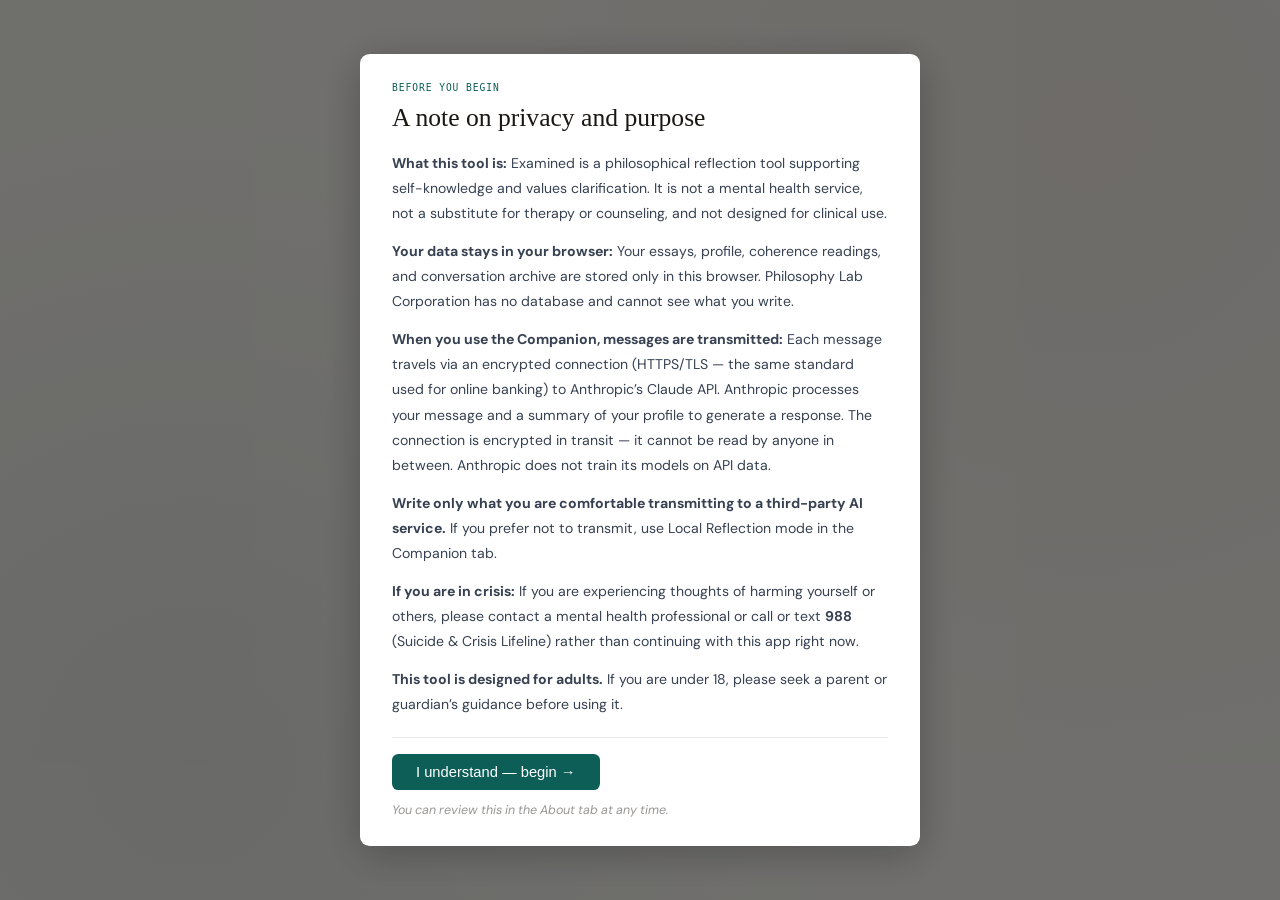
<file: index.html>
<!DOCTYPE html>
<html lang="en">
<head>
<meta charset="UTF-8">
<meta name="viewport" content="width=device-width,initial-scale=1.0">
<title>Examined — Your Personal Philosophy Laboratory</title>
<link rel="manifest" href="manifest.json">
<meta name="theme-color" content="#0D5E57">
<meta name="apple-mobile-web-app-capable" content="yes">
<meta name="apple-mobile-web-app-status-bar-style" content="default">
<meta name="apple-mobile-web-app-title" content="Examined">
<link rel="apple-touch-icon" href="icons/icon-192.png">
<meta name="mobile-web-app-capable" content="yes">

<style>
@import url('https://fonts.googleapis.com/css2?family=Cormorant+Garamond:ital,wght@0,300;0,400;0,500;0,600;1,300;1,400&family=DM+Sans:opsz,wght@9..40,300;9..40,400;9..40,500&family=DM+Mono:wght@400;500&display=swap');
:root{
  --bg:#f8f6f1;--s:#eeeae1;--s2:#e4dfd4;--border:rgba(60,50,30,.12);
  --ink:#1a1612;--teal:#0D5E57;--tl:#e8f4f2;--amber:#92400e;--al:#fef3c7;
  --muted:rgba(26,22,18,.42);--red:#7f1d1d;--green:#14532d;
}
*{box-sizing:border-box;margin:0;padding:0}
html{scroll-behavior:smooth}
body{font-family:'DM Sans',sans-serif;background:var(--bg);color:var(--ink);min-height:100vh;
  background-image:radial-gradient(circle at 15% 85%,rgba(13,94,87,.06) 0%,transparent 50%),
    radial-gradient(circle at 85% 15%,rgba(146,64,14,.04) 0%,transparent 50%)}
/* LANDING */
.landing{min-height:100vh;display:flex;flex-direction:column;align-items:center;
  justify-content:center;padding:2rem;text-align:center}
.landing-mark{font-family:'Cormorant Garamond',serif;font-size:5rem;font-weight:300;
  color:var(--teal);letter-spacing:-.02em;line-height:1;margin-bottom:.4rem}
.landing-sub{font-family:'Cormorant Garamond',serif;font-size:1.4rem;font-style:italic;
  color:var(--muted);margin-bottom:.3rem}
.landing-tag{font-family:'DM Mono',monospace;font-size:.65rem;letter-spacing:.18em;
  text-transform:uppercase;color:var(--muted);margin-bottom:2.5rem}
.landing-body{max-width:520px;font-size:1rem;line-height:1.85;
  color:rgba(26,22,18,.75);margin-bottom:2rem}
.privacy-badge{display:inline-flex;align-items:center;gap:.35rem;
  font-family:'DM Mono',monospace;font-size:.6rem;color:var(--teal);
  border:1px solid rgba(13,94,87,.25);border-radius:2rem;
  padding:.2rem .6rem;background:var(--tl);margin:.5rem 0}
/* WORKSPACE */
.workspace{display:none;max-width:740px;margin:0 auto;padding:2rem 1.5rem}
.phase-lbl{font-family:'DM Mono',monospace;font-size:.6rem;letter-spacing:.16em;
  text-transform:uppercase;color:var(--teal);margin-bottom:.3rem}
.phase-title{font-family:'Cormorant Garamond',serif;font-size:2rem;font-weight:400;
  margin-bottom:.5rem;line-height:1.2}
.phase-desc{font-size:.9rem;line-height:1.8;color:rgba(26,22,18,.7);margin-bottom:1.5rem}
/* NAV TABS */
.nav-tabs{display:flex;gap:.3rem;overflow-x:auto;padding:.6rem 0;margin-bottom:1rem;
  border-bottom:1px solid var(--border)}
.ntb{flex-shrink:0;font-family:'DM Mono',monospace;font-size:.6rem;letter-spacing:.07em;
  text-transform:uppercase;padding:.4rem .85rem;border-radius:.3rem;
  border:1px solid var(--border);background:transparent;color:var(--muted);
  cursor:pointer;transition:all .18s;white-space:nowrap}
.ntb:hover{color:var(--ink)}
.ntb.active{background:var(--teal);color:white;border-color:var(--teal);font-weight:500}
.tab-pane{display:none}.tab-pane.active{display:block;animation:fi .2s ease}
@keyframes fi{from{opacity:0;transform:translateY(4px)}to{opacity:1;transform:none}}
/* PRF */
.prf-q{background:white;border:1px solid var(--border);border-radius:.5rem;
  overflow:hidden;margin:.65rem 0;transition:all .2s}
.prf-q.answered{border-color:rgba(13,94,87,.3);background:var(--tl)}
.prf-q-text{padding:.9rem 1.1rem;font-size:.9rem;line-height:1.75;font-weight:500}
.prf-opts{display:grid;grid-template-columns:1fr 1fr;gap:.4rem;
  padding:.75rem 1.1rem;padding-top:0}
.prf-opt{padding:.5rem .75rem;border:1px solid var(--border);border-radius:.35rem;
  cursor:pointer;font-size:.82rem;line-height:1.45;transition:all .18s;background:var(--bg)}
.prf-opt:hover{border-color:var(--teal);background:var(--tl)}
.prf-opt.selected{background:var(--teal);color:white;border-color:var(--teal)}
.progress-bar{height:3px;background:var(--s2);border-radius:2px;margin:.75rem 0;overflow:hidden}
.progress-fill{height:100%;background:var(--teal);border-radius:2px;transition:width .5s ease}
/* ASSEMBLY */
.asm-q{margin:1.2rem 0}
.asm-lbl{font-family:'Cormorant Garamond',serif;font-size:1.1rem;font-style:italic;
  line-height:1.65;margin-bottom:.5rem;color:var(--ink)}
.asm-num{font-family:'DM Mono',monospace;font-size:.6rem;color:var(--teal);
  text-transform:uppercase;letter-spacing:.1em;margin-bottom:.2rem}
textarea{width:100%;min-height:100px;border:1px solid var(--border);border-radius:.4rem;
  padding:.75rem;font-family:'DM Sans',sans-serif;font-size:.88rem;line-height:1.7;
  background:white;color:var(--ink);resize:vertical;transition:border-color .15s}
textarea:focus{outline:none;border-color:var(--teal)}
/* PROFILE */
.profile-card{background:white;border:1px solid rgba(13,94,87,.2);border-radius:.65rem;
  padding:1.8rem;margin:1rem 0;box-shadow:0 2px 20px rgba(13,94,87,.06)}
.profile-header{font-family:'Cormorant Garamond',serif;font-size:1.65rem;
  font-weight:500;color:var(--teal);margin-bottom:.25rem}
.profile-sub{font-family:'DM Mono',monospace;font-size:.62rem;color:var(--muted);
  text-transform:uppercase;letter-spacing:.1em;margin-bottom:1.1rem}
.profile-body{font-size:.93rem;line-height:1.88;color:rgba(26,22,18,.82)}
.profile-body p{margin-bottom:.9rem}
/* CHAT */
.chat-container{background:white;border:1px solid var(--border);border-radius:.6rem;
  overflow:hidden;margin:1rem 0}
.chat-messages{min-height:300px;max-height:480px;overflow-y:auto;padding:1.2rem;
  display:flex;flex-direction:column;gap:.8rem}
.msg{max-width:82%;padding:.75rem 1rem;border-radius:.5rem;font-size:.88rem;line-height:1.72}
.msg.user{align-self:flex-end;background:var(--teal);color:white;
  border-radius:.5rem .5rem 0 .5rem}
.msg.assistant{align-self:flex-start;background:var(--s);
  border-radius:.5rem .5rem .5rem 0}
.msg.thinking{align-self:flex-start;background:var(--s);
  border-radius:.5rem .5rem .5rem 0;font-style:italic;color:var(--muted)}
.chat-input-row{display:flex;gap:.5rem;padding:.75rem;
  border-top:1px solid var(--border);background:var(--s)}
.chat-input{flex:1;border:1px solid var(--border);border-radius:.35rem;
  padding:.55rem .75rem;font-family:'DM Sans',sans-serif;font-size:.88rem;
  background:white;color:var(--ink)}
.chat-input:focus{outline:none;border-color:var(--teal)}
/* COHERENCE */
.coherence-domains{display:grid;grid-template-columns:repeat(5,1fr);gap:.5rem;margin:.75rem 0}
@media(max-width:560px){.coherence-domains{grid-template-columns:repeat(3,1fr)}}
.domain-card{background:white;border:1px solid var(--border);border-radius:.4rem;
  padding:.65rem;text-align:center}
.domain-name{font-family:'DM Mono',monospace;font-size:.58rem;color:var(--teal);
  text-transform:uppercase;letter-spacing:.05em;margin-bottom:.35rem}
input[type=range]{width:100%;-webkit-appearance:none;height:3px;border-radius:2px;
  background:var(--s2);outline:none;cursor:pointer}
input[type=range]::-webkit-slider-thumb{-webkit-appearance:none;width:14px;height:14px;
  border-radius:50%;background:var(--teal);cursor:pointer}
.domain-val{font-family:'Cormorant Garamond',serif;font-size:1.4rem;
  color:var(--teal);margin-top:.2rem}
/* ARCHIVE */
.archive-entry{background:white;border:1px solid var(--border);border-radius:.4rem;
  padding:.85rem;margin:.5rem 0}
.archive-date{font-family:'DM Mono',monospace;font-size:.6rem;
  color:var(--muted);margin-bottom:.25rem}
.archive-text{font-size:.86rem;line-height:1.65;color:var(--ink)}
/* BUTTONS */
.btn{background:var(--teal);color:white;border:none;font-family:'DM Sans',sans-serif;
  font-weight:500;font-size:.88rem;padding:.6rem 1.4rem;border-radius:.35rem;
  cursor:pointer;transition:all .18s}
.btn:hover{background:#0a4d47}.btn:disabled{opacity:.45;cursor:not-allowed}
.btn-out{background:transparent;color:var(--teal);border:1px solid var(--teal)}
.btn-out:hover{background:var(--tl)}
.panel{border-radius:.45rem;padding:.9rem 1.1rem;margin:.7rem 0;
  font-size:.88rem;line-height:1.72}
.panel.teal{background:var(--tl);border-left:3px solid var(--teal)}
.panel.amber{background:var(--al);border-left:3px solid var(--amber)}
/* TWIN CARDS */
.twin-card{background:white;border:1px solid var(--border);border-radius:.5rem;
  padding:1.1rem;cursor:pointer;transition:all .2s;margin:.65rem 0}
.twin-card:hover{border-color:var(--teal);box-shadow:0 2px 12px rgba(13,94,87,.08)}
/* COHERENCE CHART */
.coh-chart{background:white;border:1px solid var(--border);border-radius:.5rem;
  padding:1rem;margin:.75rem 0;min-height:100px;display:flex;align-items:flex-end;
  padding-bottom:.5rem;gap:.3rem}
.coh-bar-wrap{display:flex;flex-direction:column;align-items:center;gap:.2rem}
.coh-bar{width:22px;border-radius:2px 2px 0 0;min-height:4px;transition:height .8s ease}
.coh-lbl{font-family:'DM Mono',monospace;font-size:.55rem;color:var(--muted)}
/* LOADING */
.loading-wrap{text-align:center;padding:3rem}
.loading-title{font-family:'Cormorant Garamond',serif;font-size:1.4rem;
  color:var(--teal);margin-bottom:.5rem}
.loading-sub{font-size:.85rem;color:var(--muted)}

/* ═══ MOBILE-FIRST PWA LAYER ═══ */
.pwa-install-card{display:none;max-width:520px;margin:1rem auto 0;background:white;border:1px solid rgba(13,94,87,.22);border-radius:.8rem;padding:1rem;text-align:left;box-shadow:0 8px 28px rgba(13,94,87,.08)}
.pwa-install-title{font-family:'DM Mono',monospace;font-size:.62rem;color:var(--teal);letter-spacing:.12em;text-transform:uppercase;margin-bottom:.35rem}
.pwa-install-body{font-size:.84rem;line-height:1.65;color:rgba(26,22,18,.7)}
.mobile-home-actions{display:none}
@media (max-width: 720px){
  body{padding-bottom:calc(4.5rem + env(safe-area-inset-bottom));background-attachment:fixed;-webkit-text-size-adjust:100%}
  .landing{justify-content:flex-start;min-height:100svh;padding:2.4rem 1rem 6rem}
  .landing-mark{font-size:3.8rem}.landing-sub{font-size:1.22rem}.landing-tag{font-size:.58rem;margin-bottom:1.3rem}.landing-body{font-size:.94rem;line-height:1.7;margin-bottom:1.1rem}
  .workspace{max-width:100%;padding:1rem .85rem calc(5.2rem + env(safe-area-inset-bottom))}
  .phase-title{font-size:1.65rem}.phase-desc{font-size:.9rem;line-height:1.68;margin-bottom:1rem}
  .nav-tabs{position:fixed;left:0;right:0;bottom:0;z-index:900;background:rgba(248,246,241,.97);backdrop-filter:blur(14px);-webkit-backdrop-filter:blur(14px);border-top:1px solid var(--border);border-bottom:none;margin:0;padding:.42rem .35rem calc(.42rem + env(safe-area-inset-bottom));display:grid;grid-template-columns:repeat(6,1fr);gap:.25rem;overflow:visible;box-shadow:0 -8px 30px rgba(26,22,18,.08)}
  .ntb{font-size:.52rem;letter-spacing:.035em;padding:.48rem .15rem;border:none;border-radius:.65rem;text-align:center;white-space:normal;line-height:1.15;background:transparent;min-height:2.35rem;display:flex;align-items:center;justify-content:center}
  .ntb.active{background:var(--teal);color:white;box-shadow:0 3px 10px rgba(13,94,87,.18)}
  #guide-btn{display:none!important}
  .mobile-home-actions{display:grid;grid-template-columns:1fr;gap:.55rem;margin:1rem 0 1.15rem}
  .mobile-action{background:white;border:1px solid rgba(13,94,87,.18);border-radius:.8rem;padding:.9rem 1rem;text-align:left;box-shadow:0 4px 16px rgba(13,94,87,.05);cursor:pointer}
  .mobile-action strong{display:block;font-size:.95rem;margin-bottom:.2rem;color:var(--ink)}
  .mobile-action span{display:block;font-size:.82rem;line-height:1.45;color:rgba(26,22,18,.58)}
  .prf-opts{grid-template-columns:1fr;padding:.7rem .85rem}.prf-q-text{padding:.85rem .9rem}.prf-opt{font-size:.86rem;padding:.68rem .75rem;min-height:3rem;display:flex;align-items:center}
  .profile-card{padding:1.05rem;border-radius:.8rem}.profile-header{font-size:1.42rem}.profile-body{font-size:.9rem;line-height:1.72}
  .chat-container{border-radius:.8rem;margin:.8rem 0}.chat-messages{min-height:48svh;max-height:58svh;padding:.85rem}.msg{max-width:92%;font-size:.9rem;line-height:1.62}.chat-input-row{position:sticky;bottom:calc(4.1rem + env(safe-area-inset-bottom));z-index:20;border:1px solid var(--border);border-radius:.85rem;margin:.65rem .1rem;background:rgba(238,234,225,.96);box-shadow:0 8px 24px rgba(26,22,18,.08)}
  .chat-input{font-size:16px;min-height:2.55rem}.btn{min-height:2.7rem;border-radius:.65rem}.btn-out{min-height:2.7rem}
  .coherence-domains{grid-template-columns:1fr;gap:.7rem}.domain-card{text-align:left;padding:.85rem;border-radius:.75rem}.domain-name{font-size:.62rem}.domain-val{font-size:1.25rem;text-align:right}
  input[type=range]{height:7px}input[type=range]::-webkit-slider-thumb{width:24px;height:24px}
  .twin-card,.archive-entry,.panel{border-radius:.75rem}.twin-card{padding:1rem}.archive-entry{padding:.9rem}.coh-chart{overflow-x:auto;min-height:120px}
  textarea{font-size:16px;min-height:120px}.asm-lbl{font-size:1.05rem;line-height:1.55}
  #rec-step1 div[style*="grid-template-columns:1fr 1fr"]{grid-template-columns:1fr!important}.rec-burden-btn,.rec-depth-btn{min-height:3.2rem}
  .pwa-install-card{display:block}
}
@media (display-mode: standalone){.pwa-install-card{display:none!important}}

</style>
</head>
<body>

  <!-- FIRST-ENTRY DISCLOSURE MODAL -->
  <div id="disclosure-modal" style="display:none;position:fixed;inset:0;background:rgba(0,0,0,.55);z-index:1000;display:none;align-items:center;justify-content:center;padding:1rem">
    <div style="background:#fff;border-radius:.6rem;max-width:560px;width:100%;max-height:90vh;overflow-y:auto;padding:1.75rem 2rem;box-shadow:0 8px 40px rgba(0,0,0,.25)">
      <div style="font-family:monospace;font-size:.6rem;color:#0D5E57;text-transform:uppercase;letter-spacing:.1em;margin-bottom:.5rem">Before you begin</div>
      <h2 style="font-family:serif;font-size:1.6rem;font-weight:400;color:#1a1612;margin:0 0 1rem;line-height:1.3">A note on privacy and purpose</h2>
      <div style="font-size:.88rem;line-height:1.8;color:#374151">
        <p style="margin:0 0 .75rem"><strong>What this tool is:</strong> Examined is a philosophical reflection tool supporting self-knowledge and values clarification. It is not a mental health service, not a substitute for therapy or counseling, and not designed for clinical use.</p>
        <p style="margin:0 0 .75rem"><strong>Your data stays in your browser:</strong> Your essays, profile, coherence readings, and conversation archive are stored only in this browser. Philosophy Lab Corporation has no database and cannot see what you write.</p>
        <p style="margin:0 0 .75rem"><strong>When you use the Companion, messages are transmitted:</strong> Each message travels via an encrypted connection (HTTPS/TLS — the same standard used for online banking) to Anthropic’s Claude API. Anthropic processes your message and a summary of your profile to generate a response. The connection is encrypted in transit — it cannot be read by anyone in between. Anthropic does not train its models on API data.</p>
        <p style="margin:0 0 .75rem"><strong>Write only what you are comfortable transmitting to a third-party AI service.</strong> If you prefer not to transmit, use Local Reflection mode in the Companion tab.</p>
        <p style="margin:0 0 .75rem"><strong>If you are in crisis:</strong> If you are experiencing thoughts of harming yourself or others, please contact a mental health professional or call or text <strong>988</strong> (Suicide &amp; Crisis Lifeline) rather than continuing with this app right now.</p>
        <p style="margin:0"><strong>This tool is designed for adults.</strong> If you are under 18, please seek a parent or guardian’s guidance before using it.</p>
      </div>
      <div style="display:flex;gap:.75rem;align-items:center;flex-wrap:wrap;margin-top:1.25rem;padding-top:1rem;border-top:1px solid rgba(60,50,30,.1)">
        <button onclick="acknowledgeDisclosure()" style="background:#0D5E57;color:#fff;border:none;border-radius:.4rem;padding:.6rem 1.5rem;font-size:.92rem;cursor:pointer;font-family:sans-serif">I understand — begin →</button>
        <div style="font-size:.78rem;color:rgba(26,22,18,.45);font-style:italic">You can review this in the About tab at any time.</div>
      </div>
    </div>
  </div>


<!-- LANDING PAGE -->
<div class="landing" id="landing">
  <div class="landing-mark">Examined</div>
  <div class="landing-sub">Your Personal Philosophy Laboratory</div>
  <div class="landing-tag">Philosophy Lab Corporation &middot; Powered by UCP V5.02</div>
  <p class="landing-body">Not a personality test. Not a chatbot. A living model of yourself as a moral agent moving through time &mdash; built from your own responses, held in your own device, and deepened by your own reflection.<br><br>The examined life begins with a fifteen-minute encounter.</p>
  <div class="privacy-badge">&#128274; Your reflections are stored only on your device</div>
  <div class="pwa-install-card" id="pwa-install-card">
    <div class="pwa-install-title">Phone-friendly app</div>
    <div class="pwa-install-body">Add Examined to your home screen for quick access. On iPhone, tap Share → Add to Home Screen. On Android, use the install prompt or browser menu.</div>
    <button class="btn btn-out" id="pwa-install-btn" onclick="installExaminedPWA()" style="margin-top:.65rem;font-size:.82rem;display:none">Install Examined</button>
  </div>

  <br>
  <button class="btn" onclick="beginJourney()" style="font-size:1rem;padding:.8rem 2.2rem;margin-top:.75rem">Begin the examination &rarr;</button>
  <div style="margin-top:1.2rem;display:flex;gap:.75rem;flex-wrap:wrap;justify-content:center">
    <button class="btn btn-out" id="restore-btn" onclick="checkBrowserRestore()" style="font-size:.83rem">&#128274; Continue my previous session</button>
    <button class="btn btn-out" onclick="hardReset()" style="font-size:.83rem;color:var(--muted);border-color:var(--border)">Clear and restart</button>
  </div>
  <div id="import-area" style="display:none;margin-top:.75rem">
    <button class="btn" onclick="importTwin()" style="font-size:.83rem">&#128193; Load twin from file</button>
  </div>
</div>

<!-- WORKSPACE -->
<div class="workspace" id="workspace">
  <div class="nav-tabs">
    <!-- Persistent guide: shown after profile generated -->
    <button id="guide-btn" onclick="showGuide()" title="How to use Examined" style="display:none;position:absolute;right:.75rem;top:.75rem;background:transparent;border:1px solid rgba(13,94,87,.3);color:#0D5E57;border-radius:50%;width:1.6rem;height:1.6rem;font-size:.8rem;cursor:pointer;z-index:10;font-family:'DM Mono',monospace;line-height:1;padding:0">?</button>
    <button class="ntb active" onclick="swTab('profile')">My Profile</button>
    <button class="ntb" onclick="swTab('twin')">My Twin</button>
    <button class="ntb" onclick="swTab('companion')">Companion</button>
    <button class="ntb" onclick="swTab('coherence')">Coherence</button>
    <button class="ntb" onclick="swTab('archive')">Archive</button>
    <button class="ntb" onclick="swTab('about')" style="font-size:.78rem;color:rgba(26,22,18,.5)">About</button>
  </div>

  <!-- PROFILE TAB -->
  <div class="tab-pane active" id="pane-profile">

    <!-- 0: Starting screen -->
    <div id="profile-start">
      <div class="phase-lbl">Begin here</div>
      <h2 class="phase-title">Your philosophical profile</h2>
      <p class="phase-desc">Two steps, fifteen minutes. First, twenty-two scenario questions that map your moral architecture. Then, six questions about your life and how you became who you are. Together they generate a personal philosophical profile that describes not just your values but your specific way of inhabiting them.</p>
      <p class="phase-desc" style="margin-top:.6rem;font-style:italic;color:rgba(26,22,18,.65);font-size:.93rem;line-height:1.75">The Examined app holds that you are a moral agent — a being with values, history, and commitments that are genuinely yours. It holds equally that everyone you encounter is the same kind of being. Self-examination and the recognition of others as self-examining beings are not separate tasks. They are the same project, approached from the inside.</p>
      <p style="font-size:.8rem;color:rgba(26,22,18,.45);margin:.5rem 0 1rem;font-style:italic">Your data stays in this browser. Companion messages are encrypted and processed by Anthropic. <a href="#" onclick="swTab('about');return false;" style="color:#0D5E57">Privacy &amp; About &rarr;</a></p>
      <div class="mobile-home-actions" aria-label="Quick actions">
        <button class="mobile-action" onclick="swTab('companion');setMode('reflect')"><strong>Talk with my Twin</strong><span>Bring a real decision, concern, or question.</span></button>
        <button class="mobile-action" onclick="swTab('companion');setMode('explore')"><strong>Explore a future</strong><span>Think through possibilities, careers, places, or next chapters.</span></button>
        <button class="mobile-action" onclick="swTab('companion');setMode('experiment')"><strong>Try a what-if</strong><span>Run a counterfactual version of your life or choices.</span></button>
        <button class="mobile-action" onclick="swTab('companion');setMode('recover')"><strong>Recover first</strong><span>Use this when thinking feels too heavy.</span></button>
        <button class="mobile-action" onclick="swTab('coherence')"><strong>Check coherence</strong><span>Notice your energy, clarity, time horizon, relationships, and recovery.</span></button>
      </div>

      <div id="no-key-notice" style="display:none;background:#fef3c7;border:1px solid #92400e;border-left:4px solid #92400e;border-radius:.4rem;padding:.9rem 1.1rem;margin:.75rem 0;font-size:.88rem;color:#1a1612;line-height:1.7">
        <strong>Connection issue.</strong><br>
        Cannot reach the course server. Please check your internet connection, wait 30 seconds (the server may be waking up), and try the "Test API connection" button.
      </div>
      <div style="margin-top:1.25rem;display:flex;gap:.65rem;flex-wrap:wrap;align-items:center">
        <button class="btn" onclick="startAssessment()">Begin the assessment &rarr;</button>
        <button class="btn btn-out" id="test-key-btn" onclick="testApiKey()" style="font-size:.82rem">Test API connection</button>
      </div>
      <div id="test-key-result" style="display:none;margin-top:.65rem;padding:.65rem .9rem;border-radius:.35rem;border:1px solid;font-size:.84rem;line-height:1.6;font-family:'DM Mono',monospace"></div>
    </div>

    <!-- 1: PRF22 -->
    <div id="profile-assess" style="display:none">
      <div class="phase-lbl">Step 1 of 2 &mdash; Your Moral Architecture</div>
      <h2 class="phase-title">Twenty-two scenarios</h2>
      <p class="phase-desc">Select the answer that feels most true to how you actually think &mdash; not how you believe you should think. There are no right answers.</p>
      <div class="progress-bar"><div class="progress-fill" id="prf-progress" style="width:0%"></div></div>
      <div id="prf-questions"></div>
      <div style="margin-top:1rem">
        <button class="btn" id="prf-next-btn" onclick="finishPRF()" disabled>Continue to Assembly History &rarr;</button>
      </div>
    </div>

    <!-- 2: Assembly History -->
    <div id="profile-assembly" style="display:none">
      <div class="phase-lbl">Step 2 of 2 &mdash; Your Assembly History</div>
      <h2 class="phase-title">Six questions</h2>
      <p class="phase-desc">These are not a survey. Each one is an invitation to investigate something that is already in your experience, from a vantage point you may not have previously occupied. Take your time. Be specific.</p>
      <div id="assembly-questions"></div>
      <div style="margin-top:1.5rem">
        <button class="btn" id="asm-btn" onclick="generateProfile()" disabled>Generate my profile &rarr;</button>
        <div style="font-size:.78rem;color:var(--muted);margin-top:.5rem">At least 4 responses needed &bull; Generation takes 15&ndash;25 seconds</div>
      </div>
    </div>

    <!-- 3: Loading -->
    <div id="profile-loading" style="display:none">
      <div class="loading-wrap">
        <div class="loading-title">Building your model&hellip;</div>
        <div class="loading-sub">Reading your assembly history &bull; Mapping your moral architecture</div>
        <div style="margin-top:1.5rem;font-size:1.8rem">&#129300;</div>
      </div>
    </div>

    <!-- 4: Profile result -->
    <div id="profile-result" style="display:none">
      <div class="phase-lbl">Your Profile</div>
      <div class="profile-card" id="profile-card-content"></div>

      <!-- WHAT TO DO NEXT: appears after profile generation -->
      <div id="next-steps-panel" style="margin:1rem 0;border:2px solid #0D5E57;border-radius:.5rem;overflow:hidden">
        <div style="background:#0D5E57;padding:.65rem 1rem;display:flex;align-items:center;justify-content:space-between;cursor:pointer" onclick="toggleNextSteps()">
          <span style="font-family:'DM Mono',monospace;font-size:.65rem;color:#fff;text-transform:uppercase;letter-spacing:.1em">What to do next — a guided start</span>
          <span id="next-steps-chevron" style="color:#fff;font-size:.85rem;transition:transform .2s">▾</span>
        </div>
        <div id="next-steps-body" style="background:#f8f6f1;padding:0">

          <!-- Step 1 -->
          <div class="nxt-step" style="padding:.85rem 1rem;border-bottom:1px solid rgba(13,94,87,.12)">
            <div style="display:flex;gap:.75rem;align-items:flex-start">
              <div style="background:#0D5E57;color:#fff;font-family:'DM Mono',monospace;font-size:.7rem;border-radius:50%;width:1.4rem;height:1.4rem;display:flex;align-items:center;justify-content:center;flex-shrink:0;margin-top:.1rem">1</div>
              <div>
                <div style="font-weight:500;font-size:.9rem;margin-bottom:.2rem">Read your profile slowly</div>
                <div style="font-size:.83rem;color:rgba(26,22,18,.65);line-height:1.6">Notice what feels precisely right, and what feels slightly off or missing. Both are useful. The profile is a first approximation, not a final word. The parts that miss you are where your examination has the most territory to explore.</div>
                <button class="btn btn-out btn-sm" onclick="enrichProfile()" style="margin-top:.55rem;font-size:.8rem;padding:.38rem .9rem;border-color:#0D5E57;color:#0D5E57">&#9998; Add to or revise your answers</button>
              </div>
            </div>
          </div>

          <!-- Step 2 -->
          <div class="nxt-step" style="padding:.85rem 1rem;border-bottom:1px solid rgba(13,94,87,.12)">
            <div style="display:flex;gap:.75rem;align-items:flex-start">
              <div style="background:#0D5E57;color:#fff;font-family:'DM Mono',monospace;font-size:.7rem;border-radius:50%;width:1.4rem;height:1.4rem;display:flex;align-items:center;justify-content:center;flex-shrink:0;margin-top:.1rem">2</div>
              <div>
                <div style="font-weight:500;font-size:.9rem;margin-bottom:.2rem">Bring something real to the Companion</div>
                <div style="font-size:.83rem;color:rgba(26,22,18,.65);line-height:1.6">The Companion is not a chatbot and not a therapist. It holds your specific model and helps you think from within it. <strong>Reflect mode</strong> is the best starting point: bring a real situation — a decision you are navigating, a tension you are living with, something that is pulling you in two directions. The Companion will engage with it using your actual framework, not a generic one.</div>
                <button class="btn btn-sm" onclick="swTab('companion');setMode('reflect')" style="margin-top:.55rem;font-size:.8rem;padding:.38rem .9rem">Open Companion in Reflect mode →</button>
              </div>
            </div>
          </div>

          <!-- Step 3 -->
          <div class="nxt-step" style="padding:.85rem 1rem;border-bottom:1px solid rgba(13,94,87,.12)">
            <div style="display:flex;gap:.75rem;align-items:flex-start">
              <div style="background:#5B21B6;color:#fff;font-family:'DM Mono',monospace;font-size:.7rem;border-radius:50%;width:1.4rem;height:1.4rem;display:flex;align-items:center;justify-content:center;flex-shrink:0;margin-top:.1rem">3</div>
              <div>
                <div style="font-weight:500;font-size:.9rem;margin-bottom:.2rem">Explore forward or backward</div>
                <div style="font-size:.83rem;color:rgba(26,22,18,.65);line-height:1.6"><strong>Explore mode</strong> takes you forward: a decision you haven’t made yet, a future you are trying to imagine, a possibility you want to think through before committing to it. <strong>Experiment mode</strong> takes you backward: a choice you have already made that you want to understand better, a counterfactual, a moment from your past that still shapes how you see things now. Use whichever matches what is live for you.</div>
                <div style="display:flex;gap:.4rem;margin-top:.55rem;flex-wrap:wrap">
                  <button class="btn btn-sm" onclick="swTab('companion');setMode('explore')" style="font-size:.8rem;padding:.38rem .9rem">Explore forward →</button>
                  <button class="btn btn-out btn-sm" onclick="swTab('companion');setMode('experiment')" style="font-size:.8rem;padding:.38rem .9rem">Experiment backward →</button>
                </div>
              </div>
            </div>
          </div>

          <!-- Step 4 -->
          <div class="nxt-step" style="padding:.85rem 1rem;border-bottom:1px solid rgba(13,94,87,.12)">
            <div style="display:flex;gap:.75rem;align-items:flex-start">
              <div style="background:#0D5E57;color:#fff;font-family:'DM Mono',monospace;font-size:.7rem;border-radius:50%;width:1.4rem;height:1.4rem;display:flex;align-items:center;justify-content:center;flex-shrink:0;margin-top:.1rem">4</div>
              <div>
                <div style="font-weight:500;font-size:.9rem;margin-bottom:.2rem">Archive what matters</div>
                <div style="font-size:.83rem;color:rgba(26,22,18,.65);line-height:1.6">After a Companion exchange that felt significant — where something clicked, or where you saw something you hadn’t seen before — save it to the archive. The archive is the beginning of a longitudinal record of your examination. Over time it becomes more valuable than any single session. The profile revision at 90 days uses archived exchanges as additional context.</div>
                <button class="btn btn-out btn-sm" onclick="swTab('archive')" style="margin-top:.55rem;font-size:.8rem;padding:.38rem .9rem">See the archive →</button>
              </div>
            </div>
          </div>

          <!-- Step 5 -->
          <div class="nxt-step" style="padding:.85rem 1rem;border-bottom:1px solid rgba(13,94,87,.12)">
            <div style="display:flex;gap:.75rem;align-items:flex-start">
              <div style="background:#92400e;color:#fff;font-family:'DM Mono',monospace;font-size:.7rem;border-radius:50%;width:1.4rem;height:1.4rem;display:flex;align-items:center;justify-content:center;flex-shrink:0;margin-top:.1rem">5</div>
              <div>
                <div style="font-weight:500;font-size:.9rem;margin-bottom:.2rem">Check in when something changes</div>
                <div style="font-size:.83rem;color:rgba(26,22,18,.65);line-height:1.6">The six-domain coherence check-in is not a daily obligation. Use it when you notice something shifting — when your energy is low, when a situation is consuming more than it should, when you feel less like yourself than usual, or when something has gone better than expected and you want to notice why. The trajectory over time is more informative than any single reading.</div>
                <button class="btn btn-out btn-sm" onclick="swTab('coherence')" style="margin-top:.55rem;font-size:.8rem;padding:.38rem .9rem">Coherence check-in →</button>
              </div>
            </div>
          </div>

          <!-- Step 6: When depleted -->
          <div class="nxt-step" style="padding:.85rem 1rem;border-bottom:1px solid rgba(13,94,87,.12)">
            <div style="display:flex;gap:.75rem;align-items:flex-start">
              <div style="background:#0D5E57;color:#fff;font-family:'DM Mono',monospace;font-size:.7rem;border-radius:50%;width:1.4rem;height:1.4rem;display:flex;align-items:center;justify-content:center;flex-shrink:0;margin-top:.1rem">6</div>
              <div>
                <div style="font-weight:500;font-size:.9rem;margin-bottom:.2rem">When you can’t examine — recover first</div>
                <div style="font-size:.83rem;color:rgba(26,22,18,.65);line-height:1.6">There are moments when asking deeper questions costs more than it gives. When you’re exhausted, overwhelmed, or feel like everything is too much, the Companion’s <strong>Recover mode</strong> helps you reduce load before returning to examination. Low coherence is not failure. It is information about what you need. Recovery Mode identifies the kind of burden you are carrying and offers specific next steps calibrated to that burden at whatever depth feels possible.</div>
                <button class="btn btn-sm" onclick="swTab('companion');setMode('recover')" style="margin-top:.55rem;font-size:.8rem;padding:.38rem .9rem;background:#0D5E57">Recover mode →</button>
              </div>
            </div>
          </div>

          <!-- The longer view -->
          <div class="nxt-step" style="padding:.85rem 1rem;background:rgba(13,94,87,.04)">
            <div style="display:flex;gap:.75rem;align-items:flex-start">
              <div style="color:#0D5E57;font-size:1.1rem;flex-shrink:0;margin-top:.1rem">∞</div>
              <div>
                <div style="font-weight:500;font-size:.9rem;margin-bottom:.2rem">The longer view</div>
                <div style="font-size:.83rem;color:rgba(26,22,18,.65);line-height:1.6">The profile becomes more precise as you use the Companion and archive significant exchanges. At 90 days, a revised profile uses everything you’ve archived as additional context — the model grows with you. The examined life is not a one-time event. It is a practice. This app is infrastructure for that practice — not a replacement for the thinking, only a space that makes the thinking more possible.</div>
              </div>
            </div>
          </div>

        </div><!-- /next-steps-body -->
      </div><!-- /next-steps-panel -->
      <div style="display:flex;gap:.5rem;flex-wrap:wrap;margin-top:.75rem">
        <button class="btn" onclick="swTab('companion')">Open the Companion &rarr;</button>
        <button class="btn btn-out" onclick="exportProfile()" title="Exports your profile as a text file to your device. Nothing is sent to any server during export.">&#11015; Export profile</button>
      </div>
      <div style="margin-top:1rem;display:flex;gap:.5rem;flex-wrap:wrap;align-items:center">
        <button class="btn btn-out" onclick="enrichProfile()" style="font-size:.82rem;padding:.45rem 1rem;border-color:#0D5E57;color:#0D5E57">&#9998; Add to my answers &amp; regenerate</button>
        <button class="btn btn-out" onclick="fullResetProfile()" style="font-size:.82rem;padding:.45rem 1rem;color:rgba(26,22,18,.45);border-color:rgba(26,22,18,.2)">&#8635; Start completely over</button>
      </div>
    </div>

  </div><!-- end profile tab -->

  <!-- TWIN TAB -->
  <div class="tab-pane" id="pane-twin">
    <div class="phase-lbl">Your Digital Twin</div>
    <h2 class="phase-title">Three ways to explore your model</h2>
    <p class="phase-desc">Your twin is a model of you as a moral agent moving through time. Explore it forward into possibility, backward into assembly, or inward into the present.</p>
    <div class="twin-card" onclick="swTab('companion');setMode('explore')">
      <div style="font-family:'DM Mono',monospace;font-size:.62rem;color:var(--teal);margin-bottom:.3rem">EXPLORE &rarr; The Vacation Planner</div>
      <div style="font-size:.9rem;font-weight:500;margin-bottom:.25rem">Where could I go from here?</div>
      <div style="font-size:.84rem;color:var(--muted);line-height:1.6">Given who you are, what does your specific moral architecture suggest about where you will flourish? What structural conditions should you seek? What practices are most protective for you specifically?</div>
    </div>
    <div class="twin-card" onclick="swTab('companion');setMode('experiment')">
      <div style="font-family:'DM Mono',monospace;font-size:.62rem;color:var(--teal);margin-bottom:.3rem">EXPERIMENT &rarr; The Laboratory</div>
      <div style="font-size:.9rem;font-weight:500;margin-bottom:.25rem">What else could I have been?</div>
      <div style="font-size:.84rem;color:var(--muted);line-height:1.6">Explore counterfactual versions of yourself. What does the model predict about who you would have been under different conditions? What does the difference reveal?</div>
    </div>
    <div class="twin-card" onclick="swTab('companion');setMode('reflect')">
      <div style="font-family:'DM Mono',monospace;font-size:.62rem;color:var(--teal);margin-bottom:.3rem">REFLECT &rarr; The Daily Companion</div>
      <div style="font-size:.9rem;font-weight:500;margin-bottom:.25rem">What is happening right now?</div>
      <div style="font-size:.84rem;color:var(--muted);line-height:1.6">Bring something from your actual life. A difficult situation, a moment of uncertainty, something you are proud of or something you regret. The Companion engages from within your specific framework.</div>
    </div>
  </div>

  <!-- COMPANION TAB -->
  <div class="tab-pane" id="pane-companion">
    <div class="phase-lbl">Your Companion</div>
    <div style="display:flex;gap:.4rem;margin-bottom:.75rem;flex-wrap:wrap">
      <button class="btn btn-out" id="mode-explore" onclick="setMode('explore')" style="font-size:.78rem;padding:.35rem .75rem">Explore</button>
      <button class="btn btn-out" id="mode-experiment" onclick="setMode('experiment')" style="font-size:.78rem;padding:.35rem .75rem">Experiment</button>
      <button class="btn btn-out" id="mode-reflect" onclick="setMode('reflect')" style="font-size:.78rem;padding:.35rem .75rem">Reflect</button>
      <button class="btn btn-out" id="mode-recover" onclick="setMode('recover')" style="font-size:.78rem;padding:.35rem .75rem;border-color:#0D5E57;color:#0D5E57">Recover</button>
      <button class="btn btn-out" id="mode-local" onclick="setMode('local')" title="Write your own reflection without transmitting to any AI service" style="font-size:.78rem;padding:.35rem .75rem;border-color:rgba(60,50,30,.3);color:rgba(60,50,30,.55)">&#128274; Local Reflection</button>
    </div>
    <div id="mode-desc" class="panel teal" style="font-size:.84rem;margin-bottom:.75rem">Select a mode above, or simply begin a conversation.</div>

    <!-- RECOVERY PANEL -->
    <div id="recovery-panel" style="display:none;margin-bottom:.75rem">
      <!-- Crisis note in Recovery Mode -->
      <div style="background:#FEF2F2;border:1px solid rgba(153,27,27,.25);border-left:4px solid #991B1B;border-radius:.4rem;padding:.65rem .9rem;margin-bottom:.65rem;font-size:.82rem;line-height:1.65;color:#374151"><strong style="color:#991B1B">If you are in crisis:</strong> If you are experiencing thoughts of harming yourself or others, or feel unable to care for yourself, please call or text <strong>988</strong> (Suicide &amp; Crisis Lifeline) or contact a mental health professional. This app is not equipped to provide crisis support.</div>
      <div style="background:linear-gradient(135deg,#e8f4f2,#f8f6f1);border:2px solid #0D5E57;border-radius:.5rem;padding:1.1rem 1.25rem;margin-bottom:.65rem">
        <div style="font-family:'DM Mono',monospace;font-size:.6rem;color:#0D5E57;text-transform:uppercase;letter-spacing:.1em;margin-bottom:.35rem">Current Load</div>
        <div style="display:flex;align-items:center;gap:1rem">
          <div id="load-meter" style="flex:1;height:8px;background:#e4dfd4;border-radius:4px;overflow:hidden">
            <div id="load-fill" style="height:100%;background:#0D5E57;border-radius:4px;transition:width .6s ease;width:0%"></div>
          </div>
          <div id="load-label" style="font-family:'DM Mono',monospace;font-size:.85rem;color:#0D5E57;font-weight:500;white-space:nowrap">Calculate</div>
        </div>
        <div id="load-message" style="font-size:.78rem;color:rgba(26,22,18,.6);margin-top:.4rem;line-height:1.5"></div>
      </div>

      <!-- Step 1: Burden Type -->
      <div id="rec-step1" style="background:#fff;border:1px solid rgba(60,50,30,.12);border-radius:.45rem;padding:1rem;margin-bottom:.65rem">
        <div style="font-family:'Cormorant Garamond',serif;font-size:1.05rem;font-style:italic;margin-bottom:.6rem;color:#1a1612">What kind of burden feels strongest right now?</div>
        <div style="display:grid;grid-template-columns:1fr 1fr;gap:.4rem">
          <button class="rec-burden-btn" onclick="selectBurden('body')" style="text-align:left;padding:.6rem .8rem;border:1px solid rgba(60,50,30,.15);border-radius:.35rem;background:#fff;cursor:pointer;font-family:'DM Sans',sans-serif;font-size:.84rem;transition:all .15s">
            <span style="font-family:'DM Mono',monospace;font-size:.62rem;color:#0D5E57;display:block;margin-bottom:.15rem">BODY</span>
            Tired, tense, physically depleted
          </button>
          <button class="rec-burden-btn" onclick="selectBurden('time')" style="text-align:left;padding:.6rem .8rem;border:1px solid rgba(60,50,30,.15);border-radius:.35rem;background:#fff;cursor:pointer;font-family:'DM Sans',sans-serif;font-size:.84rem;transition:all .15s">
            <span style="font-family:'DM Mono',monospace;font-size:.62rem;color:#0D5E57;display:block;margin-bottom:.15rem">TIME</span>
            Everything feels urgent at once
          </button>
          <button class="rec-burden-btn" onclick="selectBurden('relationship')" style="text-align:left;padding:.6rem .8rem;border:1px solid rgba(60,50,30,.15);border-radius:.35rem;background:#fff;cursor:pointer;font-family:'DM Sans',sans-serif;font-size:.84rem;transition:all .15s">
            <span style="font-family:'DM Mono',monospace;font-size:.62rem;color:#0D5E57;display:block;margin-bottom:.15rem">RELATIONSHIP</span>
            Conflict, loneliness, or pressure from others
          </button>
          <button class="rec-burden-btn" onclick="selectBurden('structure')" style="text-align:left;padding:.6rem .8rem;border:1px solid rgba(60,50,30,.15);border-radius:.35rem;background:#fff;cursor:pointer;font-family:'DM Sans',sans-serif;font-size:.84rem;transition:all .15s">
            <span style="font-family:'DM Mono',monospace;font-size:.62rem;color:#0D5E57;display:block;margin-bottom:.15rem">STRUCTURE</span>
            Confusion, overload, no clear path
          </button>
          <button class="rec-burden-btn" onclick="selectBurden('identity')" style="text-align:left;padding:.6rem .8rem;border:1px solid rgba(60,50,30,.15);border-radius:.35rem;background:#fff;cursor:pointer;font-family:'DM Sans',sans-serif;font-size:.84rem;transition:all .15s;grid-column:1/-1">
            <span style="font-family:'DM Mono',monospace;font-size:.62rem;color:#0D5E57;display:block;margin-bottom:.15rem">IDENTITY</span>
            I don&apos;t feel like myself right now
          </button>
        </div>
      </div>

      <!-- Step 2: Recovery Depth -->
      <div id="rec-step2" style="display:none;background:#fff;border:1px solid rgba(60,50,30,.12);border-radius:.45rem;padding:1rem;margin-bottom:.65rem">
        <div style="font-family:'Cormorant Garamond',serif;font-size:1.05rem;font-style:italic;margin-bottom:.6rem;color:#1a1612">What level of help feels possible right now?</div>
        <div style="display:flex;flex-direction:column;gap:.4rem">
          <button class="rec-depth-btn" onclick="selectDepth('one_minute')" style="text-align:left;padding:.65rem .9rem;border:1px solid rgba(60,50,30,.15);border-radius:.35rem;background:#fff;cursor:pointer;font-family:'DM Sans',sans-serif;font-size:.84rem;transition:all .15s">
            <span style="font-weight:500">One-minute reset</span> <span style="color:rgba(26,22,18,.5);font-size:.8rem">&mdash; one small action, then continue</span>
          </button>
          <button class="rec-depth-btn" onclick="selectDepth('five_minute')" style="text-align:left;padding:.65rem .9rem;border:1px solid rgba(60,50,30,.15);border-radius:.35rem;background:#fff;cursor:pointer;font-family:'DM Sans',sans-serif;font-size:.84rem;transition:all .15s">
            <span style="font-weight:500">Five-minute recovery plan</span> <span style="color:rgba(26,22,18,.5);font-size:.8rem">&mdash; reduce load, restore capacity</span>
          </button>
          <button class="rec-depth-btn" onclick="selectDepth('conversation')" style="text-align:left;padding:.65rem .9rem;border:1px solid rgba(60,50,30,.15);border-radius:.35rem;background:#fff;cursor:pointer;font-family:'DM Sans',sans-serif;font-size:.84rem;transition:all .15s">
            <span style="font-weight:500">Reflective conversation</span> <span style="color:rgba(26,22,18,.5);font-size:.8rem">&mdash; work through it with the Companion</span>
          </button>
          <button class="rec-depth-btn" onclick="selectDepth('save_for_later')" style="text-align:left;padding:.65rem .9rem;border:1px solid rgba(60,50,30,.15);border-radius:.35rem;background:#fff;cursor:pointer;font-family:'DM Sans',sans-serif;font-size:.84rem;transition:all .15s">
            <span style="font-weight:500">Save this for later</span> <span style="color:rgba(26,22,18,.5);font-size:.8rem">&mdash; note it and return when I have capacity</span>
          </button>
        </div>
      </div>

      <!-- Step 3: Recovery Actions -->
      <div id="rec-step3" style="display:none;background:#fff;border:1px solid rgba(60,50,30,.12);border-radius:.45rem;padding:1rem;margin-bottom:.65rem">
        <div id="rec-prompt" style="font-family:'Cormorant Garamond',serif;font-size:1rem;font-style:italic;color:rgba(26,22,18,.65);margin-bottom:.65rem;line-height:1.6"></div>
        <div id="rec-actions" style="display:flex;flex-direction:column;gap:.35rem"></div>
        <div style="margin-top:.75rem;display:flex;gap:.5rem;flex-wrap:wrap">
          <button class="btn btn-sm" id="rec-note-btn" onclick="generateRecoveryNote()" style="font-size:.82rem;padding:.45rem 1rem">Generate Recovery Note</button>
          <button class="btn btn-out btn-sm" onclick="resetRecovery()" style="font-size:.82rem;padding:.45rem 1rem">Different burden</button>
        </div>
      </div>

      <!-- Recovery Note Output -->
      <div id="rec-note-output" style="display:none;background:linear-gradient(135deg,#f8f6f1,#eeeae1);border:1px solid rgba(13,94,87,.2);border-radius:.45rem;padding:1rem;margin-bottom:.65rem">
        <div style="font-family:'DM Mono',monospace;font-size:.6rem;color:#0D5E57;text-transform:uppercase;letter-spacing:.1em;margin-bottom:.4rem">Recovery Note</div>
        <div id="rec-note-text" style="font-size:.88rem;line-height:1.75;color:#1a1612"></div>
        <div style="margin-top:.65rem;display:flex;gap:.5rem">
          <button class="btn btn-out btn-sm" onclick="archiveRecoveryNote()" style="font-size:.8rem;padding:.38rem .8rem">&#128190; Save to archive</button>
        </div>
      </div>
    </div>


    <!-- LOCAL REFLECTION PANEL: no transmission mode -->
    <div id="local-panel" style="display:none;margin-bottom:.75rem">
      <div style="background:#f8f6f1;border:1px solid rgba(60,50,30,.15);border-radius:.45rem;padding:1rem">
        <div style="font-family:monospace;font-size:.6rem;color:rgba(60,50,30,.5);text-transform:uppercase;letter-spacing:.08em;margin-bottom:.5rem">&#128274; Local Reflection — nothing transmitted</div>
        <div id="local-prompt" style="font-family:serif;font-size:1.05rem;font-style:italic;color:#1a1612;margin-bottom:.7rem;line-height:1.65"></div>
        <textarea id="local-text" placeholder="Write your reflection here. It will be saved to your archive when you save it. Nothing leaves your browser." style="width:100%;min-height:140px;padding:.7rem .85rem;font-family:sans-serif;font-size:.88rem;border:1px solid rgba(60,50,30,.18);border-radius:.35rem;background:#fff;resize:vertical;color:#1a1612;box-sizing:border-box;line-height:1.7"></textarea>
        <div style="display:flex;gap:.5rem;margin-top:.65rem;flex-wrap:wrap">
          <button class="btn btn-sm" onclick="saveLocalReflection()" style="font-size:.82rem;padding:.45rem 1rem">Save to archive</button>
          <div style="font-size:.76rem;color:rgba(26,22,18,.4);font-style:italic;line-height:1.5;align-self:center">Saved entries appear in the Archive tab alongside Companion exchanges.</div>
        </div>
      </div>
    </div>

    <div class="chat-container">
      <div class="chat-messages" id="chat-messages">
        <div class="msg assistant">Welcome. I am your Companion &mdash; part of the Examined system that holds your model and thinks alongside you. I know your profile and something of your assembly history. I will not tell you what to think or who to become. My role is to help you think more clearly from within your own perspective.<br><br>What would you like to examine today?</div>
      </div>
      <div class="chat-input-row">
        <input class="chat-input" id="chat-input" type="text" placeholder="What are you thinking about..." onkeydown="if(event.key==='Enter'&&!event.shiftKey)sendMessage()">
        <button class="btn" onclick="sendMessage()">&#9654;</button>
      </div>
    </div>
    <button class="btn btn-out" onclick="archiveLastExchange()" style="font-size:.8rem;margin-top:.4rem">&#128190; Save this to my archive</button>
  </div>

  <!-- COHERENCE TAB -->
  <div class="tab-pane" id="pane-coherence">
    <div class="phase-lbl">Daily Coherence Check-in</div>
    <h2 class="phase-title">How are you today?</h2>
    <p class="phase-desc">Five domains, one slider each. Thirty seconds. The trajectory over time is more informative than any single reading.</p>
    <div class="coherence-domains" id="coherence-sliders"></div>
    <div id="relational-question" style="display:none;margin-top:1.1rem;background:linear-gradient(135deg,#f8f6f1,#eeeae1);border:1px solid rgba(13,94,87,.2);border-radius:.45rem;padding:.9rem 1rem"><div style="font-family:'DM Mono',monospace;font-size:.6rem;color:#0D5E57;text-transform:uppercase;letter-spacing:.08em;margin-bottom:.45rem">A question to hold</div><p style="font-family:'Cormorant Garamond',serif;font-size:1.05rem;font-style:italic;color:#1a1612;margin:0 0 .65rem;line-height:1.65">Is there anyone whose capacity to act from their values is being shaped — supported or limited — by your situation, decisions, or context right now?</p><p style="font-size:.8rem;color:rgba(26,22,18,.5);margin:0 0 .6rem;font-style:italic">You don’t need to solve this. Just notice it.</p><textarea id="relational-response" placeholder="A few words, or nothing at all…" style="width:100%;min-height:70px;padding:.6rem .75rem;font-family:'DM Sans',sans-serif;font-size:.88rem;border:1px solid rgba(60,50,30,.18);border-radius:.35rem;background:#fff;resize:vertical;color:#1a1612;box-sizing:border-box"></textarea></div>
    <button class="btn" onclick="saveCoherence()" style="margin-top:.75rem">Save today&rsquo;s reading</button>
    <div style="margin-top:1.5rem">
      <div style="font-family:'DM Mono',monospace;font-size:.62rem;color:var(--muted);text-transform:uppercase;letter-spacing:.1em;margin-bottom:.5rem">Your coherence trajectory</div>
      <div class="coh-chart" id="coh-chart">
        <div style="font-size:.84rem;color:var(--muted);font-style:italic;padding:.5rem">No readings yet. Complete your first check-in above.</div>
      </div>
    </div>
  </div>

  <!-- ARCHIVE TAB -->
  <div class="tab-pane" id="pane-archive">
    <div class="phase-lbl">Your Good Ancestor Archive</div>
    <h2 class="phase-title">What you have examined</h2>
    <p class="phase-desc">Every reflection you flag as significant lives here. Over time this becomes the record of your philosophical development.</p>
    <div id="archive-list"></div>
    <div id="archive-empty" style="text-align:center;padding:2rem;color:var(--muted);font-style:italic;display:none">
      Nothing archived yet. Begin a Companion conversation and save the exchanges that feel significant.
    </div>
    <div style="display:flex;gap:.5rem;margin-top:1rem;flex-wrap:wrap">
      <button class="btn btn-out" onclick="exportArchive()">&#11015; Export archive</button>
      <button class="btn btn-out" onclick="exportTwin()">&#128190; Backup full twin</button>
      <div style="font-size:.78rem;color:rgba(26,22,18,.5);margin-bottom:.4rem;line-height:1.55">Your current session is already loaded from this browser automatically. Use <strong>Restore twin from file</strong> only to load data you previously exported as a JSON file &#8212; for example, to move your data to a different browser or device.</div>
      <button class="btn btn-out" onclick="importTwin()">&#128193; Restore twin from file</button>
      <button class="btn btn-out" onclick="generateLetter()">&#9997; Letter to future self</button>
    </div>
  </div>


  <!-- ABOUT TAB -->
  <div class="tab-pane" id="pane-about">
    <div class="phase-lbl">About Examined</div>
    <h2 class="phase-title">Privacy, purpose &amp; limits</h2>
    <p class="phase-desc">What this tool is, what it does with your data, and what it cannot do. Read this before sharing sensitive material.</p>

    <div style="background:#f8f6f1;border-radius:.5rem;padding:1.1rem 1.25rem;margin-bottom:.85rem">
      <div style="font-family:monospace;font-size:.6rem;color:#0D5E57;text-transform:uppercase;letter-spacing:.08em;margin-bottom:.45rem">What this tool is</div>
      <p style="font-size:.86rem;line-height:1.75;color:#374151;margin:0">Examined is a philosophical reflection tool designed to support self-knowledge, values clarification, and examined life as a practice. It is <strong>not a mental health service</strong>, not a substitute for therapy or counseling, and not designed for clinical use. If you are experiencing a mental health difficulty, please speak with a qualified professional.</p>
    </div>

    <div style="background:#f8f6f1;border-radius:.5rem;padding:1.1rem 1.25rem;margin-bottom:.85rem">
      <div style="font-family:monospace;font-size:.6rem;color:#0D5E57;text-transform:uppercase;letter-spacing:.08em;margin-bottom:.45rem">Your data</div>
      <p style="font-size:.86rem;line-height:1.75;color:#374151;margin:0 0 .55rem"><strong>What stays in your browser:</strong> Your profile, essays, archive, and coherence readings are stored only in this browser. Philosophy Lab Corporation has no database and cannot access what you write.</p>
      <p style="font-size:.86rem;line-height:1.75;color:#374151;margin:0 0 .55rem"><strong>What is transmitted when you use the Companion:</strong> Each message travels via an encrypted connection (HTTPS/TLS — the same standard used for online banking) to a secure proxy, then to Anthropic’s Claude API. <strong>The connection is encrypted in transit — it cannot be read by anyone in between.</strong> Only Anthropic sees the content, processes it to generate your response, and does not train its models on API data.</p>
      <p style="font-size:.86rem;line-height:1.75;color:#374151;margin:0">Your messages are subject to <a href="https://www.anthropic.com/privacy" target="_blank" style="color:#0D5E57">Anthropic’s privacy policy</a>. If you prefer not to transmit anything, use <strong>Local Reflection mode</strong> in the Companion tab.</p>
    </div>

    <div style="background:#f8f6f1;border-radius:.5rem;padding:1.1rem 1.25rem;margin-bottom:.85rem">
      <div style="font-family:monospace;font-size:.6rem;color:#0D5E57;text-transform:uppercase;letter-spacing:.08em;margin-bottom:.45rem">What to write and what not to write</div>
      <p style="font-size:.86rem;line-height:1.75;color:#374151;margin:0">Write only what you are comfortable transmitting to a third-party AI service. You do not need to use your full name or include identifying information. The assembly history questions invite genuine reflection — the more specific you are, the more precise the profile. You remain in control of what you share.</p>
    </div>

    <div style="background:#FEF2F2;border:1px solid rgba(153,27,27,.2);border-left:4px solid #991B1B;border-radius:.4rem;padding:.85rem 1rem;margin-bottom:.85rem">
      <div style="font-family:monospace;font-size:.6rem;color:#991B1B;text-transform:uppercase;letter-spacing:.08em;margin-bottom:.4rem">If you are in crisis</div>
      <p style="font-size:.86rem;line-height:1.75;color:#374151;margin:0">If you are experiencing thoughts of harming yourself or others, or feel unable to care for yourself, please call or text <strong>988</strong> (Suicide &amp; Crisis Lifeline, available 24/7 in the US) or contact a mental health professional immediately. This app is not equipped to provide crisis support.</p>
    </div>

    <div style="background:#f8f6f1;border-radius:.5rem;padding:1.1rem 1.25rem;margin-bottom:.85rem">
      <div style="font-family:monospace;font-size:.6rem;color:#0D5E57;text-transform:uppercase;letter-spacing:.08em;margin-bottom:.45rem">For students</div>
      <p style="font-size:.86rem;line-height:1.75;color:#374151;margin:0">Your participation is voluntary. Your instructor cannot see your profile, essays, or Companion conversations unless you explicitly share them. This app is not graded and your data is not accessible to Saint Petersburg College.</p>
    </div>

    <div style="font-size:.8rem;color:rgba(26,22,18,.4);margin-top:.75rem;line-height:1.7">
      Philosophy Lab Corporation &bull; Examined &bull; 2026<br>
      <a href="#" onclick="showDisclosureModal();return false;" style="color:#0D5E57">View initial disclosure again</a> &bull; <a href="#" onclick="resetDisclosure();return false;" style="color:rgba(26,22,18,.35);font-size:.75rem">Reset disclosure</a>
    </div>
  </div>

</div><!-- end workspace -->

<script>
// ═══ CONFIGURATION ═══════════════════════════════════════════
// API calls are handled by the UCP backend proxy.
// No API key needed in this file.
// To update the API key, set ANTHROPIC_API_KEY in Render dashboard.
// ═════════════════════════════════════════════════════════════

// ═══ STATE ═══
var state={
  workspace:false,profile:null,assembly:null,
  prfScores:{care:0,fair:0,loyal:0,auth:0},
  prfAnswers:{},asmAnswers:{},
  chatHistory:[],currentMode:'reflect',
  coherenceHistory:[],archive:[],recoveryHistory:[]
};

function loadState(){
  var d=localStorage.getItem('examined_v2');
  if(d){try{var s=JSON.parse(d);state=Object.assign(state,s);}catch(e){}}
}
function saveState(){localStorage.setItem('examined_v2',JSON.stringify(state));}
loadState();
// Session restore runs at end of script after all variables are defined
// checkDisclosure() called in initApp() at end of script
// Relational question init in initApp()

// ═══ API ═══
// API key managed server-side via proxy

async function callClaude(system,messages,maxTokens){
  // Uses the UCP backend proxy — API key is stored securely on the server
  var PROXY = 'https://ucp-backend-4dig.onrender.com/api/claude-proxy';
  console.log('[Examined] Calling proxy...');
  var resp;
  try{
    resp = await fetch(PROXY, {
      method: 'POST',
      headers: {'Content-Type': 'application/json'},
      body: JSON.stringify({
        model: 'claude-sonnet-4-6',
        max_tokens: maxTokens || 1200,
        system: system,
        messages: messages
      })
    });
  } catch(networkErr){
    console.error('[Examined] Network error:', networkErr);
    throw new Error('NETWORK_ERROR: ' + networkErr.message);
  }
  if(!resp.ok){
    var errBody = await resp.text();
    console.error('[Examined] Proxy error', resp.status, errBody);
    throw new Error('HTTP_' + resp.status + ': ' + errBody);
  }
  var data = await resp.json();
  console.log('[Examined] Call successful');
  return (data.content && data.content[0] && data.content[0].text) || '';
}



// Test the API key with a minimal call
async function testApiKey(){
  var btn=document.getElementById('test-key-btn');
  var result=document.getElementById('test-key-result');
  if(btn)btn.disabled=true;
  if(result){result.style.display='block';result.textContent='Testing...';}
  try{
    var text=await callClaude('You are a test assistant. Reply with exactly: KEY_OK',
      [{role:'user',content:'test'}],20);
    if(result){
      result.style.background='#dcfce7';result.style.borderColor='#14532d';result.style.color='#14532d';
      result.textContent='\u2713 API key is working. Profile generation is ready.';
    }
  }catch(e){
    console.error('[Examined] Key test failed:',e);
    var msg='\u2717 ';
    if(e.message.includes('No API'))msg+='No API key found. Check the EXAMINED_API_KEY variable in the file.';
    else if(e.message.includes('HTTP_401'))msg+='Key rejected (401). The key may be invalid, expired, or have no billing. Check console.anthropic.com.';
    else if(e.message.includes('HTTP_429'))msg+='Rate limit hit. Wait a moment and try again.';
    else if(e.message.includes('NETWORK_ERROR'))msg+='Network/CORS error. This usually means the browser blocked the request. Try opening the HTML file directly rather than via GitHub Pages, or set up the proxy.';
    else msg+='Error: '+e.message+'. Open browser DevTools (F12) Console tab for details.';
    if(result){
      result.style.background='#fee2e2';result.style.borderColor='#7f1d1d';result.style.color='#7f1d1d';
      result.textContent=msg;
    }
  }
  if(btn)btn.disabled=false;
}

// ═══ PRF DATA ═══
var PRF_Q=[
  {q:'A community discovers that a long-admired leader secretly exploited others for personal gain. What matters most now?',
   opts:['The harm caused to those exploited must be addressed first','The community\u2019s trust and future stability','Whether the leader acknowledges wrongdoing and seeks forgiveness','The rules and obligations that were violated']},
  {q:'Two colleagues disagree about handling a sensitive patient situation. One follows protocol strictly; the other bends the rules to be more helpful. Who is more ethical?',
   opts:['The one who prevented more harm, regardless of method','The one who followed the established protocol','The one whose team would back their decision','The one whose conscience is clear']},
  {q:'Your organization asks you to do something legal but that conflicts with your personal values. You need the job. What do you do?',
   opts:['Refuse if it harms others directly','Comply while documenting your objection','Consult your colleagues before deciding','Look for another position quietly']},
  {q:'A person succeeds dramatically through hard work but also through circumstances they did not choose. How much credit do they deserve?',
   opts:['Significant credit for their choices and effort','Full credit \u2014 they used what they had','Partial credit, shared with the circumstances','Credit must be judged by the community']},
  {q:'You learn that a beloved local institution has been quietly engaging in harmful practices. What is your first instinct?',
   opts:['Report it to protect potential victims','Speak privately to leadership first','Bring it to the community before going public','Research thoroughly before acting']},
  {q:'A visitor violates a local tradition that locals find sacred but that causes no direct harm. Should they be corrected?',
   opts:['Only if asked \u2014 no harm, no obligation','Yes \u2014 respecting local customs matters','Yes, but gently \u2014 they are a guest','It depends on the tradition\u2019s importance to the community']},
];
var PRF_WEIGHTS=[
  [[2,0,0,1],[1,1,0,1],[0,1,2,0],[0,1,0,2]],
  [[2,0,0,0],[0,0,2,1],[1,1,0,1],[0,2,1,0]],
  [[2,1,0,0],[0,0,1,2],[1,1,1,0],[0,0,2,1]],
  [[1,2,0,0],[0,1,0,1],[1,0,1,1],[0,0,2,1]],
  [[2,0,1,0],[0,0,2,1],[1,1,0,1],[0,2,0,1]],
  [[1,1,0,0],[0,0,1,2],[1,1,1,0],[0,2,0,1]],
];
var PRF_KEYS=['care','fair','auth','loyal'];
var PRF_NAMES={care:'Care & Fairness',fair:'Fairness & Justice',loyal:'Loyalty & Community',auth:'Authority & Stability'};

var ASM_Q=[
  {n:'1',q:'What is the earliest moment you can recall when something felt genuinely wrong \u2014 not just wrong to you personally, but wrong in a way that seemed to matter beyond yourself? Describe the situation and what you noticed.'},
  {n:'2',q:'Describe someone from your early life whose way of moving through the world you found yourself watching and absorbing. What specifically did they do that you noticed and stored?'},
  {n:'3',q:'What is something you believe deeply that you have never been able to fully explain to someone who starts from a different premise? What makes that belief feel self-evident to you even when it is not to others?'},
  {n:'4',q:'Describe the institution you spend the most time in right now. What fraction of your energy there actually reaches its stated purpose, and what fraction is consumed by the institution\u2019s own maintenance?'},
  {n:'5',q:'What is the gap, if any, between the person you are when you are at your most coherent and clear, and the person you are on an ordinary difficult day? What produces that gap?'},
  {n:'6',q:'Think about a version of yourself from a few years ago \u2014 or the earliest time you can clearly remember having a sense of who you were. What has remained most stable about you since then? And what has already shifted in ways that surprised you?'},
];

var DOMAINS=['Physical energy','Temporal horizon','Relational coherence','Structural clarity','Identity integrity','Recovery access'];
var DOMAIN_DESCS=['How physically available are you today?','Can you see further than this week?','Do you feel connected to people you care about?','Does your environment make sense to you today?','Are you being who you want to be today?','Are you getting enough time to rest and restore between demands?'];

// ═══ NAVIGATION ═══
function beginJourney(){
  document.getElementById('landing').style.display='none';
  document.getElementById('workspace').style.display='block';
  state.workspace=true;saveState();
  if(state.profile){
    showProfileResult();
  } else {
    showEl('profile-start');
  }
  buildCoherenceSliders();
  renderArchive();
  buildCoherenceChart();
}
function showImport(){
  var a=document.getElementById('import-area');
  a.style.display=a.style.display==='none'?'block':'none';
}
function swTab(t){
  document.querySelectorAll('.tab-pane').forEach(function(p){p.classList.remove('active');});
  document.querySelectorAll('.ntb').forEach(function(b){b.classList.remove('active');});
  document.getElementById('pane-'+t).classList.add('active');
  var tabs=['profile','twin','companion','coherence','archive','about'];
  var idx=tabs.indexOf(t);
  if(idx>=0)document.querySelectorAll('.ntb')[idx].classList.add('active');
  if(t==='archive')renderArchive();
  if(t==='coherence'){buildCoherenceSliders();buildCoherenceChart();}
  window.scrollTo({top:0,behavior:'smooth'});
}
function setMode(m){
  state.currentMode=m;
  var descs={
    explore:'Forward mode: tell me where you want to go, what decision you are navigating, or what future you are trying to imagine.',
    experiment:'Laboratory mode: describe what you want to experiment with. We can explore counterfactuals, what-if scenarios, or what the model predicts about who you could become.',
    reflect:'Reflection mode: bring something real from your life right now. A difficult situation, a feeling of uncertainty, a success, a regret.',
    recover:'Recovery mode: for moments when you may not need deeper analysis yet \u2014 you may need rest, grounding, or a smaller next step first. Low coherence is not failure. It is information.'
  ,
    local:'Local Reflection: write your own reflection here. Nothing is transmitted to any server. Your response is saved to your archive exactly like a Companion exchange.'};
  document.getElementById('mode-desc').textContent=descs[m]||'';
  // Show/hide Recovery UI panel
  var recPanel=document.getElementById('recovery-panel');
  if(recPanel) recPanel.style.display=(m==='recover')?'block':'none';
  ['explore','experiment','reflect','recover','local'].forEach(function(k){
    var btn=document.getElementById('mode-'+k);
    if(btn){
      btn.className=k===m?'btn':'btn btn-out';
      btn.style.fontSize='.78rem';btn.style.padding='.35rem .75rem';
      if(k==='recover'&&k!==m){btn.style.borderColor='#0D5E57';btn.style.color='#0D5E57';}
    }
  });
}
function showEl(id){
  ['profile-start','profile-assess','profile-assembly','profile-loading','profile-result'].forEach(function(s){
    var el=document.getElementById(s);if(el)el.style.display='none';
  });
  var target=document.getElementById(id);if(target)target.style.display='block';
}

// ═══ PRF ASSESSMENT ═══
function startAssessment(){
  showEl('profile-assess');
  buildPRF();
}
function buildPRF(){
  var container=document.getElementById('prf-questions');container.innerHTML='';
  PRF_Q.forEach(function(q,qi){
    var el=document.createElement('div');el.className='prf-q';el.id='prfq-'+qi;
    el.innerHTML='<div class="prf-q-text">'+q.q+'</div><div class="prf-opts">'+
      q.opts.map(function(opt,oi){
        return '<div class="prf-opt" onclick="selectPRF('+qi+','+oi+',this)">'+opt+'</div>';
      }).join('')+'</div>';
    container.appendChild(el);
  });
}
function selectPRF(qi,oi,el){
  document.querySelectorAll('#prfq-'+qi+' .prf-opt').forEach(function(o){o.classList.remove('selected');});
  el.classList.add('selected');
  document.getElementById('prfq-'+qi).classList.add('answered');
  state.prfAnswers[qi]=oi;
  var answered=Object.keys(state.prfAnswers).length;
  document.getElementById('prf-progress').style.width=(answered/PRF_Q.length*100)+'%';
  document.getElementById('prf-next-btn').disabled=answered<PRF_Q.length;
}
function finishPRF(){
  var scores={care:0,fair:0,loyal:0,auth:0};
  Object.keys(state.prfAnswers).forEach(function(qi){
    var oi=state.prfAnswers[qi];
    var w=PRF_WEIGHTS[qi]&&PRF_WEIGHTS[qi][oi]?PRF_WEIGHTS[qi][oi]:[0,0,0,0];
    PRF_KEYS.forEach(function(k,i){scores[k]=(scores[k]||0)+(w[i]||0);});
  });
  state.prfScores=scores;saveState();
  showEl('profile-assembly');
  buildAssembly();
}
function buildAssembly(){
  var c=document.getElementById('assembly-questions');c.innerHTML='';
  ASM_Q.forEach(function(q){
    var d=document.createElement('div');d.className='asm-q';
    var saved=state.asmAnswers&&state.asmAnswers[q.n]?state.asmAnswers[q.n]:'';
    d.innerHTML='<div class="asm-num">Question '+q.n+'</div>'+
      '<div class="asm-lbl">'+q.q+'</div>'+
      '<textarea id="asm-'+q.n+'" placeholder="Take your time. Be specific." oninput="checkAsm()"></textarea>';
    c.appendChild(d);
    // Restore saved answer if present
    var ta=d.querySelector('textarea');
    if(ta&&saved){ta.value=saved;}
    // Add depth hint below textarea
    var hint=document.createElement('div');
    hint.style.cssText='font-size:.75rem;color:rgba(26,22,18,.45);margin-top:.2rem;font-style:italic';
    hint.id='hint-'+q.n;
    updateHint(hint,ta?ta.value:'');
    d.appendChild(hint);
    if(ta){ta.addEventListener('input',function(){updateHint(hint,ta.value);});}
  });
  checkAsm(); // recheck button state after restoring
}
function checkAsm(){
  var filled=ASM_Q.filter(function(q){
    var v=document.getElementById('asm-'+q.n);
    return v&&v.value.trim().length>40;
  }).length;
  document.getElementById('asm-btn').disabled=filled<4;
}
async function generateProfile(){
  var asm={};
  ASM_Q.forEach(function(q){var v=document.getElementById('asm-'+q.n);asm[q.n]=v?v.value:'';});
  state.asmAnswers=asm;saveState();
  showEl('profile-loading');
  var scores=state.prfScores;
  var primary=Object.keys(scores).sort(function(a,b){return(scores[b]||0)-(scores[a]||0);})[0];
  var sys='You are generating a personal philosophical profile for a person who has completed a moral framework assessment and answered six assembly history questions. Your task is to write a profile that feels like genuine recognition \u2014 like the person is reading a description of themselves that is more precise and personal than they usually receive.\n\nPRF (moral framework) scores: Care='+scores.care+', Fairness='+scores.fair+', Loyalty='+scores.loyal+', Authority='+scores.auth+'\nPrimary moral foundation: '+PRF_NAMES[primary]+'\n\nWrite exactly 5 paragraphs (600\u2013800 words total) that:\n1. Describe specifically how this person tends to perceive moral situations \u2014 what they notice first, what registers as urgent before anything else does\n2. Describe their characteristic strengths as a moral agent given this specific framework\n3. Name the specific blind spots or tensions their framework creates \u2014 what they tend to miss, misread, or find genuinely difficult\n4. Weave in themes from their assembly history responses without quoting them directly \u2014 notice patterns, connections, and tensions across the six answers that the person may not have noticed themselves\n5. End with a question this person has probably been living with for years without quite being able to articulate it\n\n6. Add a final short paragraph (80\u201310 words) titled implicitly by its content (no heading) that names the specific philosophical extension question this framework opens. Do not moralize. Do not correct. Describe what the examined life, for someone with this specific moral architecture, makes it necessary to eventually examine: how their values apply \u2014 or are complicated \u2014 when they encounter people whose frameworks and circumstances differ substantially from their own. For a Care-dominant person this is typically the question of whose suffering registers and whose does not. For a Fairness-dominant person it is the question of whether the rules they apply equally are themselves fair to those who did not make them. For a Loyalty-dominant person it is the question of what obligations remain to those outside the primary circle. For an Authority-dominant person it is the question of whether the structures they respect protect or exclude those with less access to them. Name this question as genuinely theirs, not as a critique from outside. It is the next territory the examined life opens.\n\nStyle: Use second person throughout (you, your). Be personal and precise, not clinical or generic. Write as if you know this specific person through their answers. The goal is recognition, not analysis.';
  var userContent='Assembly history responses:\n\n'+ASM_Q.map(function(q){return 'Q: '+q.q+'\nA: '+(asm[q.n]||'(not answered)');}).join('\n\n');
  try{
    var text=await callClaude(sys,[{role:'user',content:userContent}],1400);
    state.profile=text;saveState();
    showEl('profile-result');
    renderProfile();
  }catch(e){
    showEl('profile-assembly');
    var notice=document.getElementById('no-key-notice');
    if(e.message.includes('No API')&&notice){notice.style.display='block';}
    var errDiv=document.getElementById('gen-error-notice');
    if(!errDiv){
      errDiv=document.createElement('div');errDiv.id='gen-error-notice';
      errDiv.style.cssText='background:#fee2e2;border:1px solid #7f1d1d;border-left:4px solid #7f1d1d;border-radius:.4rem;padding:.9rem 1.1rem;margin:.75rem 0;font-size:.84rem;color:#1a1612;line-height:1.7;font-family:"DM Mono",monospace';
      var asmBtn=document.getElementById('asm-btn');
      if(asmBtn&&asmBtn.parentNode)asmBtn.parentNode.insertBefore(errDiv,asmBtn);
    }
    errDiv.style.display='block';
    if(e.message.includes('HTTP_401'))errDiv.textContent='\u2717 API key rejected (401 error). Use the "Test API connection" button on the previous screen to diagnose. Check console.anthropic.com to verify the key is active.';
    else if(e.message.includes('NETWORK_ERROR'))errDiv.textContent='\u2717 Network error: the browser blocked the API request (CORS). See below for the proxy solution.';
    else if(e.message.includes('No API'))errDiv.textContent='\u2717 No API key configured. Please contact your instructor.';
    else errDiv.textContent='\u2717 Error: '+e.message+'. Open browser DevTools (F12 \u2192 Console) for details.';
    console.error('Examined profile error:',e);
  }
}
function renderProfile(){
  var scores=state.prfScores;
  var primary=Object.keys(scores).sort(function(a,b){return(scores[b]||0)-(scores[a]||0);})[0];
  var card=document.getElementById('profile-card-content');
  var paras=(state.profile||'').split('\n\n').filter(Boolean).map(function(p){return '<p>'+p+'</p>';}).join('');
  card.innerHTML='<div class="profile-header">Your Philosophical Profile</div>'+
    '<div class="profile-sub">Primary foundation: '+(PRF_NAMES[primary]||'Mixed')+'</div>'+
    '<div class="profile-body">'+paras+'</div>';
}
function showProfileResult(){
  showEl('profile-result');
  renderProfile();
  updateGuideBtn();
}
function enrichProfile(){
  // Go back to assembly history with answers pre-populated
  state.profile=null;
  saveState();
  buildAssembly();
  // Update headings for return visit
  var hTitle=document.querySelector('#profile-assembly .phase-title');
  var hDesc=document.querySelector('#profile-assembly .phase-desc');
  var hLabel=document.querySelector('#profile-assembly .phase-lbl');
  if(hTitle) hTitle.textContent='Deepen your answers';
  if(hDesc)  hDesc.textContent='Your previous answers are shown below. Add to, extend, or revise any of them. The more specific and detailed each response, the more precise the profile. Click Generate when ready.';
  if(hLabel) hLabel.textContent='Return visit — enriching your model';
  showEl('profile-assembly');
  updateGuideBtn();
  setTimeout(function(){
    var el=document.getElementById('profile-assembly');
    if(el) el.scrollIntoView({behavior:'smooth',block:'start'});
  },80);
}

function fullResetProfile(){
  if(!confirm('This will clear your PRF22 answers, all six assembly history responses, and your profile. Your Companion archive and coherence history are preserved. Are you sure you want to start completely over?')) return;
  state.profile=null;
  state.prfAnswers={};
  state.asmAnswers={};
  state.prfScores={care:0,fair:0,loyal:0,auth:0};
  saveState();
  showEl('profile-start');
  updateGuideBtn();
}

function resetProfile(){
  // Legacy hook — now routes to enrichProfile if answers exist, fullReset otherwise
  var hasAnswers=state.asmAnswers&&Object.keys(state.asmAnswers).some(function(k){
    return (state.asmAnswers[k]||'').length>10;
  });
  if(hasAnswers){ enrichProfile(); } else { fullResetProfile(); }
}

// ═══ COMPANION ═══
async function sendMessage(){
  var input=document.getElementById('chat-input');
  var msg=input.value.trim();if(!msg)return;
  input.value='';
  appendMsg('user',msg);
  var thinking=appendMsg('thinking','Thinking\u2026');
  state.chatHistory.push({role:'user',content:msg});
  var scores=state.prfScores;
  var primary=Object.keys(scores).sort(function(a,b){return(scores[b]||0)-(scores[a]||0);})[0];
  var modeInstr={
    explore:'The user is in Explore mode. They are thinking about a future direction or possibility. Help them examine it from within their specific moral framework.',
    experiment:'The user is in Experiment mode. Engage seriously with the counterfactual or alternative they describe. End by asking what their actual experience tells them.',
    reflect:'The user is in Reflect mode. They are bringing something real from their current life. Help them think more clearly about it from within their own framework.'
  };
  var recentArchive=(state.archive||[]).slice(-3).map(function(e){return e.text;}).join('\n---\n');
  var asmSummary=state.asmAnswers?Object.values(state.asmAnswers).filter(Boolean).slice(0,3).join(' | '):'';
  var rules=[
    'Never use jargon: no PRF, ATCF, Identity Kernel, recursive coherence, FHRI_max',
    'Translate everything into plain experiential language',
    'Ask questions that open the investigation rather than close it',
    'Acknowledge difficult things before analyzing them',
    'Keep responses to 120-200 words',
    'End most responses with one question or observation',
    'If the user expresses serious distress or safety concerns, direct them immediately to human support',
    'CRITICAL: When the user appears depleted or overwhelmed - saying they cannot think, feel exhausted, feel trapped, feel like everything is too much, or do not feel like themselves - do NOT intensify analysis. Gently name what you observe, validate that low coherence is not failure, and suggest this may be a moment for Recovery Mode rather than deeper analysis. Ask if they would like to try that. Then stop and let them choose.',
    'Recovery Mode is the fourth Companion mode (alongside Explore, Experiment, Reflect). It focuses on burden reduction, rest, and pacing rather than interpretation.'
  ].join('\n- ');
  var sys='You are the Companion in Examined, a personal philosophy laboratory. You hold the user\'s complete model and engage with them from within it.\n\nYou understand, without using technical vocabulary, that the user is a recursively organized being whose identity is maintained through ongoing loops of perception, action, consequence, and revision. Their sense of self is not a fixed substance \u2014 it is an architecture sustained through effort, sometimes under great burden. Coherence for them does not mean consistency; it means the capacity to integrate change without losing the thread of who they are.\n\nUSER\'S MORAL FRAMEWORK:\nPrimary foundation: '+(PRF_NAMES[primary]||'Mixed')+'\nScores \u2014 Care:'+(scores.care||0)+', Fairness:'+(scores.fair||0)+', Loyalty:'+(scores.loyal||0)+', Authority:'+(scores.auth||0)+'\n\nASSEMBLY HISTORY THEMES:\n'+(asmSummary||'Not yet provided')+'\n\nRECENT ARCHIVE:\n'+(recentArchive||'Nothing archived yet')+'\n\nCURRENT MODE: '+(state.currentMode||'reflect')+'\n'+(modeInstr[state.currentMode]||'')+'\n\nIMPORTANT RULES:\n- '+rules;
  try{
    var text=await callClaude(sys,state.chatHistory.slice(-10),350);
    thinking.remove();
    appendMsg('assistant',text);
    state.chatHistory.push({role:'assistant',content:text});
    if(state.chatHistory.length>30)state.chatHistory=state.chatHistory.slice(-20);
    saveState();
  }catch(e){
    thinking.remove();
    var err='I had trouble connecting. Please check your internet connection and try again.';
    if(e.message.includes('401'))err='The API key appears invalid. Your instructor needs to update it.';
    else if(e.message.includes('No API'))err='This trial has not been fully activated yet. Please let your instructor know.';
    appendMsg('assistant',err);
    console.error('Companion error:',e);
  }
}
function appendMsg(role,text){
  var msgs=document.getElementById('chat-messages');
  var div=document.createElement('div');div.className='msg '+role;
  div.innerHTML=text.replace(/\n/g,'<br>');
  msgs.appendChild(div);msgs.scrollTop=msgs.scrollHeight;
  return div;
}
function archiveLastExchange(){
  if(state.chatHistory.length<2)return;
  var last=state.chatHistory.slice(-2);
  var entry={
    date:new Date().toLocaleDateString('en-US',{month:'short',day:'numeric',year:'numeric'}),
    text:'Q: '+last[0].content+'\n\nA: '+last[1].content,
    mode:state.currentMode||'reflect'
  };
  if(!state.archive)state.archive=[];
  state.archive.push(entry);saveState();
  var btn=document.querySelector('button[onclick="archiveLastExchange()"]');
  if(btn){var o=btn.textContent;btn.textContent='Archived \u2713';setTimeout(function(){btn.textContent=o;},1800);}
  renderArchive();
}

// ═══ COHERENCE ═══
function buildCoherenceSliders(){
  var c=document.getElementById('coherence-sliders');if(!c)return;c.innerHTML='';
  DOMAINS.forEach(function(d,i){
    var div=document.createElement('div');div.className='domain-card';
    div.innerHTML='<div class="domain-name">'+d+'</div>'+
      '<div style="font-size:.68rem;color:var(--muted);margin-bottom:.4rem;line-height:1.3">'+DOMAIN_DESCS[i]+'</div>'+
      '<input type="range" min="1" max="5" value="3" id="coh-'+i+'" oninput="document.getElementById(\'cohv-'+i+'\').textContent=this.value">'+
      '<div class="domain-val" id="cohv-'+i+'">3</div>';
    c.appendChild(div);
  });
}
function saveCoherence(){
  var scores=DOMAINS.map(function(d,i){return parseInt(document.getElementById('coh-'+i).value||3);});
  var avg=scores.reduce(function(a,b){return a+b;},0)/scores.length;
  if(!state.coherenceHistory)state.coherenceHistory=[];
  // Capture relational response if the question was shown
  var relEl=document.getElementById('relational-response');
  var relNote=relEl&&relEl.style.display!=='none'?(relEl.value||''):'';
  // Clear relational text for next time
  if(relEl) relEl.value='';
  state.coherenceHistory.push({
    date:new Date().toLocaleDateString('en-US',{month:'short',day:'numeric'}),
    scores:scores,avg:avg,
    relationalNote:relNote
  });
  if(state.coherenceHistory.length>12)state.coherenceHistory=state.coherenceHistory.slice(-12);
  saveState();buildCoherenceChart();
  // Determine whether to show relational question on next check-in
  // Show every 3rd reading (count 0-indexed: 0, 3, 6, 9...)
  var rqPanel=document.getElementById('relational-question');
  if(rqPanel){
    var nextCount=state.coherenceHistory.length;
    rqPanel.style.display=(nextCount%3===0)?'block':'none';
  }
  // Recovery trigger check (existing logic preserved)
  var phys=scores[0]||5,temp=scores[1]||5,struct=scores[3]||5,ident=scores[4]||5;
  if(avg<2.5||phys<=2||ident<=2||struct<=2) suggestRecoveryMode();
  if(state.currentMode==='recover'){
    var load=computeCurrentLoad(scores);
    displayCurrentLoad(load);
  }
  var btn=document.querySelector('button[onclick="saveCoherence()"]');
  if(btn){btn.textContent='Saved ✓';setTimeout(function(){btn.textContent='Save today\u2019s reading';},1800);}
}
function buildCoherenceChart(){
  var c=document.getElementById('coh-chart');if(!c)return;
  var history=state.coherenceHistory||[];
  if(history.length===0){
    c.innerHTML='<div style="font-size:.84rem;color:var(--muted);font-style:italic;padding:.5rem">No readings yet. Complete your first check-in above.</div>';
    return;
  }
  c.innerHTML='';
  history.slice(-12).forEach(function(entry){
    var h=Math.round((entry.avg/5)*80)+4;
    var col=entry.avg>=4?'#14532d':entry.avg>=3?'#0D5E57':entry.avg>=2?'#92400e':'#7f1d1d';
    var wrap=document.createElement('div');wrap.className='coh-bar-wrap';
    wrap.innerHTML='<div class="coh-bar" style="height:'+h+'px;background:'+col+'"></div>'+
      '<div class="coh-lbl">'+entry.date+'</div>';
    c.appendChild(wrap);
  });
}

// ═══ ARCHIVE ═══
function renderArchive(){
  var list=document.getElementById('archive-list');
  var empty=document.getElementById('archive-empty');
  if(!list)return;
  var arch=state.archive||[];
  if(arch.length===0){
    list.innerHTML='';
    if(empty)empty.style.display='block';
    return;
  }
  if(empty)empty.style.display='none';
  list.innerHTML=arch.slice().reverse().map(function(e){
    return '<div class="archive-entry">'+
      '<div class="archive-date">'+e.date+(e.mode?' \u00b7 '+e.mode:'')+'</div>'+
      '<div class="archive-text">'+e.text.replace(/\n/g,'<br>').replace(/Q: /g,'<strong>Q:</strong> ').replace(/A: /g,'<strong>A:</strong> ')+'</div>'+
      '</div>';
  }).join('');
}

// ═══ UTILITY ═══
function hardReset(){
  if(!confirm('This will clear all your data and start fresh. Are you sure?'))return;
  localStorage.removeItem('examined_v2');
  location.reload();
}

// ═══ EXPORT / IMPORT ═══
function exportProfile(){
  var scores=state.prfScores;
  var primary=Object.keys(scores).sort(function(a,b){return(scores[b]||0)-(scores[a]||0);})[0];
  var text='EXAMINED \u2014 My Philosophical Profile\n'+'='.repeat(50)+'\n\nPrimary foundation: '+(PRF_NAMES[primary]||'Mixed')+'\n\n'+(state.profile||'No profile generated yet.');
  var a=document.createElement('a');
  a.href=URL.createObjectURL(new Blob([text],{type:'text/plain'}));
  a.download='Examined_Profile.txt';document.body.appendChild(a);a.click();document.body.removeChild(a);
}
function exportArchive(){
  var arch=state.archive||[];
  var text='EXAMINED \u2014 Good Ancestor Archive\n'+'='.repeat(50)+'\n\n';
  arch.forEach(function(e){text+=e.date+' ['+e.mode+']\n\n'+e.text+'\n\n'+'-'.repeat(50)+'\n\n';});
  var a=document.createElement('a');
  a.href=URL.createObjectURL(new Blob([text],{type:'text/plain'}));
  a.download='Examined_Archive.txt';document.body.appendChild(a);a.click();document.body.removeChild(a);
}
function exportTwin(){
  var ts=new Date().toISOString().slice(0,10);
  var a=document.createElement('a');
  a.href=URL.createObjectURL(new Blob([JSON.stringify(state,null,2)],{type:'application/json'}));
  a.download='examined-twin-'+ts+'.json';document.body.appendChild(a);a.click();document.body.removeChild(a);
}
function importTwin(){
  var input=document.createElement('input');input.type='file';input.accept='.json';
  input.onchange=function(e){
    var file=e.target.files[0];if(!file)return;
    var reader=new FileReader();
    reader.onload=function(ev){
      try{
        var imported=JSON.parse(ev.target.result);
        state=Object.assign(state,imported);
        saveState();
        document.getElementById('landing').style.display='none';
        document.getElementById('workspace').style.display='block';
        if(state.profile){showProfileResult();}else{showEl('profile-start');}
        buildCoherenceSliders();renderArchive();buildCoherenceChart();
        alert('Twin restored successfully. Welcome back.');
      }catch(err){alert('Could not read this file. Please use a twin file exported from Examined.');}
    };
    reader.readAsText(file);
  };
  document.body.appendChild(input);input.click();document.body.removeChild(input);
}
async function generateLetter(){
  swTab('companion');setMode('reflect');
  document.getElementById('chat-input').value='I would like to write a letter to my future self \u2014 to the person I will be in ten years. Using everything you know about my assembly history, my moral framework, and what I have been reflecting on, help me write this letter. It should name what I understood about myself at this moment, what I was working on, and what I am leaving incomplete for my future self to continue.';
  sendMessage();
}

// Session restore handled by IIFE above

// ═══════════════════════════════════════════════════════════════════════
// RECOVERY MODE — full logic
// ═══════════════════════════════════════════════════════════════════════

// --- CurrentLoad computation -----------------------------------------
// Weighted proxy for S_eff (scar burden) — user-facing label only
function computeCurrentLoad(scores){
  // scores = [physEnergy, tempHorizon, relCoherence, structClarity, identIntegrity, recovAccess]
  // weights from research: physical 0.25, temporal 0.20, structural 0.20, relational 0.15, identity 0.20
  // recovery access: reduces load when high, adds when low
  if(!scores||!scores.length) return null;
  var w=[0.25,0.20,0.15,0.20,0.20];
  var load=0;
  for(var i=0;i<5&&i<scores.length;i++) load+=(5-scores[i])*w[i];
  // sixth domain: recovery access reduces overall load if high, adds if low
  if(scores.length>=6) load+=(5-scores[5])*0.10;
  return Math.min(Math.max(load,0),5);
}

function displayCurrentLoad(load){
  var fill=document.getElementById('load-fill');
  var label=document.getElementById('load-label');
  var msg=document.getElementById('load-message');
  if(!fill||!label) return;
  var pct=Math.round((load/5)*100);
  fill.style.width=pct+'%';
  fill.style.background=load>3.5?'#991B1B':load>2.5?'#92400e':load>1.5?'#1d4ed8':'#0D5E57';
  var tier=load>3.5?'High':load>2.5?'Moderate':'Low';
  label.textContent=tier+' load ('+(pct)+'%)';
  label.style.color=load>3.5?'#991B1B':load>2.5?'#92400e':'#0D5E57';
  var msgs={
    high:'This is not the moment for deep analysis. Reducing load first will make examination more honest.',
    moderate:'You have some capacity but not unlimited. Recovery Mode can help protect what remains.',
    low:'Your capacity looks adequate. Examination or exploration may be productive right now.'
  };
  if(msg) msg.textContent=msgs[load>3.5?'high':load>2.5?'moderate':'low'];
}

// --- Burden type data ------------------------------------------------
var BURDEN_DATA={
  body:{
    domain:0,
    prompt:'Your body may be carrying more of this than your thoughts can solve right now.',
    actions:[
      'Drink a full glass of water before continuing.',
      'Eat something simple if you have not eaten recently.',
      'Stand, stretch, and take five slow breaths.',
      'Rest without evaluating yourself — not everything needs a decision today.',
      'Delay any major decisions until physical energy recovers.'
    ],
    depthMap:{
      one_minute:'Stand, stretch, drink water. That is enough for right now.',
      five_minute:'Drink water. Name one major decision you will delay until tomorrow. Set a timer for 10 minutes of rest with no input.',
      conversation:'Let\'s talk about what\'s in your body right now before we touch what\'s in your mind.',
      save_for_later:'Noted. Your body burden is logged. Return to this when you have physical capacity.'
    }
  },
  time:{
    domain:1,
    prompt:'When the future collapses into urgency, recovery begins by making time visible again.',
    actions:[
      'Name one thing that can genuinely wait until tomorrow.',
      'Reduce today\'s goal to one visible next action.',
      'Make a "not now" list — everything that feels urgent but isn\'t.',
      'Choose the next 10-minute action only. Not the whole plan.',
      'Notice whether the urgency is real or inherited from anxiety.'
    ],
    depthMap:{
      one_minute:'Name one thing that can wait. Write it down. That\'s the reset.',
      five_minute:'Write three things that feel urgent. Circle the one that actually matters today. The others go on a "not now" list.',
      conversation:'Let\'s look at what\'s collapsed your time horizon and find one place where you can restore some space.',
      save_for_later:'Noted. Time burden logged. Return when urgency has reduced enough to see clearly.'
    }
  },
  relationship:{
    domain:2,
    prompt:'Not every relationship problem should be solved while your repair capacity is low.',
    actions:[
      'Name one person who feels safe to you right now.',
      'Name one person or situation that is currently costing you capacity.',
      'Write the unsent sentence — what you would say if there were no consequences.',
      'Ask yourself: does this need repair, distance, or rest?',
      'Do not attempt reconciliation when your P (repair capacity) is low.'
    ],
    depthMap:{
      one_minute:'Name one person who feels safe. Rest in that connection for a moment.',
      five_minute:'Write the unsent sentence. Don\'t send it. Decide: repair, distance, or rest?',
      conversation:'Tell me about the relationship burden without trying to solve it. Just name it first.',
      save_for_later:'Noted. Relationship burden logged. Return when you have more repair capacity.'
    }
  },
  structure:{
    domain:3,
    prompt:'Confusion often feels personal when the structure itself is unclear.',
    actions:[
      'Write the problem in one sentence. Just one.',
      'Separate the facts from your interpretations of the facts.',
      'Identify the one next visible step. Not the whole path.',
      'Stop trying to solve the whole system today.',
      'Ask: is this confusion mine, or is the structure itself genuinely unclear?'
    ],
    depthMap:{
      one_minute:'Write the problem in one sentence. Stop there.',
      five_minute:'Write the problem. Separate facts from interpretations. Identify one next step.',
      conversation:'Let\'s untangle what\'s structural from what\'s personal in what you\'re facing.',
      save_for_later:'Noted. Structure burden logged. Return when you can separate the pieces more clearly.'
    }
  },
  identity:{
    domain:4,
    prompt:'You do not need to solve your whole identity right now. Start by protecting one thread.',
    actions:[
      'Recall one value that still feels stable and true.',
      'Name one action you could take today that still feels like you.',
      'Notice what you are being asked to adapt, perform, or suppress.',
      'Save a note to your future self about what matters right now.',
      // K_drift question — only shown at conversation depth (added dynamically)
      'Protect one thread of yourself while the rest is uncertain.'
    ],
    depthMap:{
      one_minute:'Name one thing that still feels true about you. Hold it.',
      five_minute:'Name one stable value. Name one action that still feels like you. That\'s enough for now.',
      conversation:'Let\'s look at whether what you\'re experiencing is natural change or pressure from outside. There\'s an important difference.',
      save_for_later:'Noted. Identity burden logged. Return when you have more capacity for this kind of examination.'
    }
  }
};

// --- Recovery state --------------------------------------------------
var recState={burdenType:null,depth:null,noteText:null};

function resetRecovery(){
  recState={burdenType:null,depth:null,noteText:null};
  var s1=document.getElementById('rec-step1');
  var s2=document.getElementById('rec-step2');
  var s3=document.getElementById('rec-step3');
  var no=document.getElementById('rec-note-output');
  if(s1) s1.style.display='block';
  if(s2) s2.style.display='none';
  if(s3) s3.style.display='none';
  if(no) no.style.display='none';
  // Reset burden button highlights
  document.querySelectorAll('.rec-burden-btn').forEach(function(b){
    b.style.background='#fff';b.style.borderColor='rgba(60,50,30,.15)';b.style.color='inherit';
  });
}

function selectBurden(type){
  recState.burdenType=type;
  // Highlight selected
  document.querySelectorAll('.rec-burden-btn').forEach(function(b){
    b.style.background='#fff';b.style.borderColor='rgba(60,50,30,.15)';b.style.color='inherit';
  });
  event.currentTarget.style.background='#E6FAF5';
  event.currentTarget.style.borderColor='#0D5E57';
  // Advance to step 2
  setTimeout(function(){
    var s2=document.getElementById('rec-step2');
    if(s2){s2.style.display='block';s2.scrollIntoView({behavior:'smooth',block:'nearest'});}
  },220);
}

function selectDepth(depth){
  if(!recState.burdenType) return;
  recState.depth=depth;
  var data=BURDEN_DATA[recState.burdenType];
  // Highlight selected depth
  document.querySelectorAll('.rec-depth-btn').forEach(function(b){
    b.style.background='#fff';b.style.borderColor='rgba(60,50,30,.15)';
  });
  event.currentTarget.style.background='#E6FAF5';
  event.currentTarget.style.borderColor='#0D5E57';
  // Show step 3
  var s3=document.getElementById('rec-step3');
  var prompt=document.getElementById('rec-prompt');
  var actions=document.getElementById('rec-actions');
  if(!s3||!prompt||!actions) return;
  // Set prompt
  prompt.textContent=data.prompt;
  // Build action list — for identity/conversation add K_drift question
  var acts=data.actions.slice();
  if(recState.burdenType==='identity'&&depth==='conversation'){
    acts.splice(2,0,'"What am I being asked to become — and does that feel chosen or pressured?"');
  }
  actions.innerHTML='';
  acts.forEach(function(a){
    var div=document.createElement('div');
    div.style.cssText='display:flex;gap:.5rem;align-items:flex-start;padding:.4rem 0;border-bottom:1px solid rgba(60,50,30,.07)';
    div.innerHTML='<span style="color:#0D5E57;flex-shrink:0;margin-top:.1rem">&#8594;</span>'
      +'<span style="font-size:.86rem;line-height:1.6;color:#1a1612">'+a+'</span>';
    actions.appendChild(div);
  });
  // Depth-specific note
  var depthNote=document.createElement('div');
  depthNote.style.cssText='margin-top:.75rem;padding:.6rem .8rem;background:rgba(13,94,87,.06);border-radius:.35rem;font-size:.82rem;color:#0D5E57;line-height:1.55;font-style:italic';
  depthNote.textContent=data.depthMap[depth]||'';
  actions.appendChild(depthNote);
  s3.style.display='block';
  s3.scrollIntoView({behavior:'smooth',block:'nearest'});
}

// --- Generate Recovery Note via Claude --------------------------------
async function generateRecoveryNote(){
  if(!recState.burdenType||!state.profile) return;
  var btn=document.getElementById('rec-note-btn');
  if(btn){btn.textContent='Generating…';btn.disabled=true;}
  var latestCoherence=state.coherenceHistory.length
    ?state.coherenceHistory[state.coherenceHistory.length-1]:null;
  var coherenceStr=latestCoherence
    ?DOMAINS.map(function(d,i){return d+': '+(latestCoherence.scores[i]||'?')+'/5';}).join(', ')
    :'not yet recorded';
  var burdenNames={body:'physical/body',time:'time/urgency',
    relationship:'relational',structure:'structural/clarity',identity:'identity'};
  var depthNames={one_minute:'one-minute reset',five_minute:'five-minute plan',
    conversation:'reflective conversation',save_for_later:'saved for later'};
  var noteSys='You are writing a brief, warm Recovery Note for someone using the Examined app. '
    +'This person has identified their primary burden as '+burdenNames[recState.burdenType]+' burden. '
    +'Their coherence readings: '+coherenceStr+'. '
    +'Recovery depth chosen: '+depthNames[recState.depth]+'. '
    +'Write a 3-4 sentence note that: names what you observe without judgment, '
    +'confirms that low coherence is not failure, '
    +'offers one specific next step calibrated to their burden and depth level, '
    +'and ends with one sentence of genuine care. '
    +'Do not use technical language. Do not be clinical. Be genuinely warm. '
    +'Speak directly to them in second person. Keep it under 100 words.';
  try{
    var note=await callClaude(noteSys,'Generate a Recovery Note for this person right now.',state.chatHistory.slice(-4));
    recState.noteText=note;
    var out=document.getElementById('rec-note-output');
    var txt=document.getElementById('rec-note-text');
    if(out&&txt){txt.textContent=note;out.style.display='block';out.scrollIntoView({behavior:'smooth',block:'nearest'});}
  }catch(e){
    var txt=document.getElementById('rec-note-text');
    if(txt) txt.textContent='Recovery note generation unavailable. Try again shortly.';
  }
  if(btn){btn.textContent='Generate Recovery Note';btn.disabled=false;}
}

function archiveRecoveryNote(){
  if(!recState.noteText) return;
  var latestCoherence=state.coherenceHistory.length
    ?state.coherenceHistory[state.coherenceHistory.length-1]:null;
  var entry={
    date:new Date().toISOString(),
    burdenType:recState.burdenType,
    recoveryDepth:recState.depth,
    coherenceBefore:latestCoherence?latestCoherence.scores:[],
    suggestedAction:BURDEN_DATA[recState.burdenType]?BURDEN_DATA[recState.burdenType].depthMap[recState.depth]:'',
    noteText:recState.noteText,
    archived:true
  };
  state.recoveryHistory.push(entry);
  // Also add to main archive as a timestamped entry
  state.archive.push({
    date:entry.date,
    mode:'recover',
    exchange:'[Recovery Note — '+{body:'Body',time:'Time',relationship:'Relationship',structure:'Structure',identity:'Identity'}[recState.burdenType]+' burden] '+recState.noteText,
    archived:true
  });
  saveState();
  var btn=document.querySelector('#rec-note-output button');
  if(btn){btn.textContent='Saved ✓';btn.disabled=true;}
  renderArchive();
}

// --- Trigger from coherence check-in ---------------------------------
function suggestRecoveryMode(){
  var notice=document.createElement('div');
  notice.style.cssText='margin-top:.75rem;padding:.75rem 1rem;background:linear-gradient(135deg,#E6FAF5,#f8f6f1);border:1.5px solid #0D5E57;border-radius:.45rem;font-size:.86rem;line-height:1.6;color:#1a1612';
  var tag=document.createElement('span');
  tag.style.cssText='font-family:monospace;font-size:.6rem;color:#0D5E57;text-transform:uppercase;letter-spacing:.08em;display:block;margin-bottom:.3rem';
  tag.textContent='Recovery Mode suggested';
  notice.appendChild(tag);
  var msg=document.createTextNode('Your check-in suggests that deeper analysis may cost more than it gives right now. Low coherence is not failure \u2014 it is information about what you need. ');
  notice.appendChild(msg);
  var btn=document.createElement('a');
  btn.href='#';btn.style.color='#0D5E57';btn.style.fontWeight='500';
  btn.textContent='Enter Recovery Mode';
  btn.onclick=function(e){e.preventDefault();setMode('recover');};
  notice.appendChild(btn);
  notice.appendChild(document.createTextNode(' to reduce load before returning to examination.'));
  var saveBtn=document.querySelector('[onclick="saveCoherence()"]');
  if(saveBtn&&saveBtn.parentNode) saveBtn.parentNode.insertBefore(notice,saveBtn.nextSibling);
}

// Recovery trigger now integrated directly into saveCoherence()

// Show CurrentLoad when entering recover mode
var _origSetMode=window.setMode;
window.setMode=function(m){
  _origSetMode(m);
  if(m==='recover'){
    // Compute load from latest coherence if available
    var latest=state.coherenceHistory.length?state.coherenceHistory[state.coherenceHistory.length-1]:null;
    if(latest&&latest.scores){
      var load=computeCurrentLoad(latest.scores);
      displayCurrentLoad(load);
    } else {
      var loadLabel=document.getElementById('load-label');
      var loadMsg=document.getElementById('load-message');
      if(loadLabel) loadLabel.textContent='No check-in yet';
      if(loadMsg) loadMsg.textContent='Complete a coherence check-in to see your current load.';
    }
    resetRecovery();
  }
};


// ── ONBOARDING GUIDE ─────────────────────────────────────────────────
function toggleNextSteps(){
  var body=document.getElementById('next-steps-body');
  var chev=document.getElementById('next-steps-chevron');
  if(!body) return;
  var open=body.style.maxHeight!=='0px'&&body.style.maxHeight!=='';
  if(open){
    body.style.maxHeight='0px';body.style.overflow='hidden';body.style.padding='0';
    if(chev) chev.style.transform='rotate(-90deg)';
  } else {
    body.style.maxHeight='';body.style.overflow='';
    if(chev) chev.style.transform='';
  }
}

function showGuide(){
  // Navigate to profile tab and scroll to next-steps panel
  swTab('profile');
  setTimeout(function(){
    var panel=document.getElementById('next-steps-panel');
    if(panel){
      panel.scrollIntoView({behavior:'smooth',block:'start'});
      // Make sure it is open
      var body=document.getElementById('next-steps-body');
      if(body){body.style.maxHeight='';body.style.overflow='';}
      var chev=document.getElementById('next-steps-chevron');
      if(chev) chev.style.transform='';
    }
  },200);
}

// Show guide button once profile exists
function updateGuideBtn(){
  var btn=document.getElementById('guide-btn');
  if(btn) btn.style.display=state.profile?'block':'none';
}

// ── MODE TOOLTIPS: show on hover for each mode button ─────────────────
var MODE_TIPS={
  explore:'Forward mode: a decision ahead, a future to imagine, a possibility to think through before committing.',
  experiment:'Backward mode: a past choice to understand, a counterfactual, a moment that still shapes you.',
  reflect:'Present mode: a real situation right now — a tension, a difficulty, a success, a regret.',
  recover:'Recovery mode: when you need to reduce load before examining. Low coherence is not failure — it is information.'
};

(function(){
  ['explore','experiment','reflect','recover'].forEach(function(k){
    var btn=document.getElementById('mode-'+k);
    if(!btn) return;
    var tip=document.createElement('div');
    tip.style.cssText='position:absolute;bottom:calc(100% + 6px);left:50%;transform:translateX(-50%);'
      +'background:#1a1612;color:#fff;font-size:.74rem;padding:.4rem .65rem;border-radius:.3rem;'
      +'white-space:normal;max-width:220px;text-align:center;line-height:1.45;pointer-events:none;'
      +'opacity:0;transition:opacity .15s;z-index:100;font-family:sans-serif';
    tip.textContent=MODE_TIPS[k]||'';
    btn.style.position='relative';
    btn.appendChild(tip);
    btn.addEventListener('mouseenter',function(){tip.style.opacity='1';});
    btn.addEventListener('mouseleave',function(){tip.style.opacity='0';});
    btn.addEventListener('touchstart',function(){tip.style.opacity='1';
      setTimeout(function(){tip.style.opacity='0';},2200);},{passive:true});
  });
})();


function updateHint(hintEl, text){
  var wc=text.trim().split(/\s+/).filter(Boolean).length;
  if(wc===0){hintEl.textContent='';return;}
  var msg='';
  if(wc<30)  msg=wc+' words — a few more specific details will make the profile more precise.';
  else if(wc<80)  msg=wc+' words — good start. Concrete examples and specific memories produce stronger profiles.';
  else if(wc<150) msg=wc+' words — solid. You can go deeper if something comes to mind.';
  else            msg=wc+' words — strong response. This level of depth generates the most precise profiles.';
  hintEl.textContent=msg;
}


// ── DISCLOSURE MODAL ─────────────────────────────────────────────────
function showDisclosureModal(){
  var m=document.getElementById('disclosure-modal');
  if(m){m.style.display='flex';}
}
function acknowledgeDisclosure(){
  var m=document.getElementById('disclosure-modal');
  if(m){m.style.display='none';}
  localStorage.setItem('examined_disclosure_v1','acknowledged');
}
function checkDisclosure(){
  var seen=localStorage.getItem('examined_disclosure_v1');
  if(!seen){showDisclosureModal();}
}


// ── LOCAL REFLECTION MODE ─────────────────────────────────────────────
var LOCAL_PROMPTS={
  explore:'What future or possibility is on your mind right now? Describe it in your own words, then reflect on what draws you toward it and what holds you back.',
  experiment:'Think of a choice you have made or a path not taken. What happened, and what does it tell you about who you are and what you value?',
  reflect:'What is something real in your life right now that is asking for your attention? Describe the situation and what it brings up in you.',
  recover:'What kind of burden feels strongest right now? Describe it, and then name one small thing that might reduce it.',
  local:'What is on your mind? Write freely. This stays entirely on your device.'
};

function saveLocalReflection(){
  var txt=document.getElementById('local-text');
  if(!txt||!txt.value.trim()) return;
  var mode=state.currentMode||'local';
  var entry={
    date:new Date().toLocaleString(),
    mode:'local',
    exchange:'[Local Reflection \u2014 '+mode+' mode]\n\n'+txt.value.trim(),
    archived:true
  };
  if(!state.archive) state.archive=[];
  state.archive.push(entry);
  saveState();
  txt.value='';
  var btn=document.querySelector('#local-panel button');
  if(btn){btn.textContent='Saved ✓';setTimeout(function(){btn.textContent='Save to archive';},1600);}
  renderArchive();
}

// Extend setMode to handle local panel show/hide and chat hide/show
var _sm2=window.setMode;
window.setMode=function(m){
  _sm2(m);
  var localPanel=document.getElementById('local-panel');
  var chatContainer=document.querySelector('.chat-container');
  var chatInput=document.querySelector('.chat-input-wrap');
  var isLocal=(m==='local');
  if(localPanel) localPanel.style.display=isLocal?'block':'none';
  if(chatContainer) chatContainer.style.display=isLocal?'none':'block';
  if(chatInput) chatInput.style.display=isLocal?'none':'flex';
  if(isLocal){
    // Set a mode-appropriate prompt in the local panel
    var promptEl=document.getElementById('local-prompt');
    var baseMode=state.currentMode||'reflect';
    if(promptEl) promptEl.textContent=LOCAL_PROMPTS[baseMode]||LOCAL_PROMPTS.local;
    var ta=document.getElementById('local-text');
    if(ta) ta.focus();
  }
};


// ── SESSION RESTORE ───────────────────────────────────────────────────
function checkBrowserRestore(){
  // First check if there is saved data in this browser
  var saved=localStorage.getItem('examined_v2');
  if(saved){
    try{
      var parsed=JSON.parse(saved);
      var hasProfile=!!parsed.profile;
      var hasArchive=parsed.archive&&parsed.archive.length>0;
      var hasCoherence=parsed.coherenceHistory&&parsed.coherenceHistory.length>0;
      var hasPRF=parsed.prfScores&&(parsed.prfScores.care||parsed.prfScores.auth);
      if(hasProfile||hasArchive||hasCoherence||hasPRF){
        // Data found — restore it
        state=Object.assign(state,parsed);
        document.getElementById('landing').style.display='none';
        document.getElementById('workspace').style.display='block';
        state.workspace=true;
        saveState();
        if(state.profile){showProfileResult();}else{showEl('profile-start');}
        buildCoherenceSliders();renderArchive();buildCoherenceChart();
        // Show what was restored
        var items=[];
        if(hasProfile) items.push('your profile');
        if(hasArchive) items.push(parsed.archive.length+' archive entries');
        if(hasCoherence) items.push(parsed.coherenceHistory.length+' coherence readings');
        showRestoreBanner('Previous session restored: '+items.join(', ')+'.');
        return;
      }
    }catch(e){}
  }
  // No browser data — check for older key names (backward compatibility)
  var oldKeys=['examined_v1','examined','examined_state'];
  for(var i=0;i<oldKeys.length;i++){
    var oldData=localStorage.getItem(oldKeys[i]);
    if(oldData){
      try{
        var oldParsed=JSON.parse(oldData);
        if(oldParsed.profile||oldParsed.archive){
          state=Object.assign(state,oldParsed);
          saveState(); // migrate to new key
          localStorage.removeItem(oldKeys[i]); // clean up old key
          document.getElementById('landing').style.display='none';
          document.getElementById('workspace').style.display='block';
          state.workspace=true;
          saveState();
          if(state.profile){showProfileResult();}else{showEl('profile-start');}
          buildCoherenceSliders();renderArchive();buildCoherenceChart();
          showRestoreBanner('Previous session found and migrated from an older version.');
          return;
        }
      }catch(e){}
    }
  }
  // No browser data at all — prompt for file import
  showImportChoice();
}

function showRestoreBanner(msg){
  var banner=document.createElement('div');
  banner.style.cssText='position:fixed;top:0;left:0;right:0;background:#0D5E57;color:#fff;'
    +'padding:.6rem 1rem;font-size:.85rem;text-align:center;z-index:200;font-family:sans-serif;'
    +'display:flex;align-items:center;justify-content:center;gap:1rem';
  banner.textContent=msg;
  var close=document.createElement('button');
  close.textContent='×';
  close.style.cssText='background:transparent;border:none;color:#fff;font-size:1.1rem;cursor:pointer;padding:0 .3rem';
  close.onclick=function(){banner.remove();};
  banner.appendChild(close);
  document.body.appendChild(banner);
  setTimeout(function(){if(banner.parentNode)banner.remove();},5000);
}

function showImportChoice(){
  var overlay=document.createElement('div');
  overlay.className='modal-overlay';
  overlay.style.cssText='position:fixed;inset:0;background:rgba(0,0,0,.5);z-index:500;display:flex;align-items:center;justify-content:center;padding:1rem';
  var box=document.createElement('div');
  box.style.cssText='background:#fff;border-radius:.5rem;max-width:480px;width:100%;padding:1.5rem 1.75rem;box-shadow:0 8px 40px rgba(0,0,0,.2)';
  var h=document.createElement('h3');
  h.style.cssText='font-family:serif;font-size:1.3rem;font-weight:400;margin:0 0 .75rem;color:#1a1612';
  h.textContent='No saved session found in this browser';
  var p1=document.createElement('p');
  p1.style.cssText='font-size:.86rem;line-height:1.7;color:#374151;margin:0 0 .75rem';
  p1.textContent='Your Examined data is stored in the browser where you originally used the app. If you are opening a downloaded copy of the app or a different browser, your previous data will not be here automatically.';
  var p2=document.createElement('p');
  p2.style.cssText='font-size:.86rem;line-height:1.7;color:#374151;margin:0 0 1rem';
  p2.innerHTML='<strong>If you exported your Twin</strong> (using the Export Twin button), you can restore from that file below. <strong>If you have not exported</strong>, your data exists in the original browser where you first used the app.';
  var btns=document.createElement('div');
  btns.style.cssText='display:flex;gap:.65rem;flex-wrap:wrap';
  var importBtn=document.createElement('button');
  importBtn.style.cssText='background:#0D5E57;color:#fff;border:none;border-radius:.35rem;padding:.55rem 1.1rem;font-size:.87rem;cursor:pointer;font-family:sans-serif';
  importBtn.textContent='Restore from exported file';
  importBtn.onclick=function(){overlay.remove();importTwin();};
  var cancelBtn=document.createElement('button');
  cancelBtn.style.cssText='background:transparent;border:1px solid rgba(60,50,30,.2);border-radius:.35rem;padding:.55rem 1.1rem;font-size:.87rem;cursor:pointer;color:#374151;font-family:sans-serif';
  cancelBtn.textContent='Cancel';
  cancelBtn.onclick=function(){overlay.remove();};
  btns.appendChild(importBtn);btns.appendChild(cancelBtn);
  box.appendChild(h);box.appendChild(p1);box.appendChild(p2);box.appendChild(btns);
  overlay.appendChild(box);
  overlay.addEventListener('click',function(e){if(e.target===overlay)overlay.remove();});
  document.body.appendChild(overlay);
}


// Landing restore button updated in initApp() below


// ═══════════════════════════════════════════════════════════════════════
// initApp: runs AFTER all variable and function declarations
// This is the only place that touches the DOM on page load.
// PRF_NAMES, PRF_Q, DOMAINS etc. are all defined by this point.
// ═══════════════════════════════════════════════════════════════════════
function initApp(){
  // Show disclosure modal for first-time users
  checkDisclosure();

  // Update relational question visibility
  var rq=document.getElementById('relational-question');
  if(rq){
    var n=(state.coherenceHistory||[]).length;
    rq.style.display=(n%3===0)?'block':'none';
  }

  // Update landing restore button text based on what is in the browser
  var btn=document.getElementById('restore-btn');
  if(btn){
    var saved=localStorage.getItem('examined_v2');
    if(saved){
      try{
        var parsed=JSON.parse(saved);
        var items=[];
        if(parsed.profile) items.push('profile');
        if(parsed.archive&&parsed.archive.length) items.push(parsed.archive.length+' archive entries');
        if(parsed.coherenceHistory&&parsed.coherenceHistory.length)
          items.push(parsed.coherenceHistory.length+' coherence readings');
        if(items.length){
          btn.textContent='Continue where you left off — '+items.join(', ')+' saved in this browser';
          btn.style.borderColor='#0D5E57';
          btn.style.color='#0D5E57';
          btn.style.fontWeight='500';
          btn.style.fontSize='.81rem';
        }
      }catch(e){}
    } else {
      btn.textContent='Restore from an exported file';
    }
  }

  // Auto-restore returning users — NOW safe because all vars are defined
  if(state.workspace){
    document.getElementById('landing').style.display='none';
    document.getElementById('workspace').style.display='block';
    if(state.profile){
      showProfileResult();          // renderProfile() can now access PRF_NAMES safely
      // Mark profile tab nav button as active
      document.querySelectorAll('.ntb').forEach(function(b){b.classList.remove('active');});
      var ntbs=document.querySelectorAll('.ntb');
      if(ntbs[0]) ntbs[0].classList.add('active');
    } else {
      showEl('profile-start');
    }
    buildCoherenceSliders();        // DOMAINS now defined
    renderArchive();
    buildCoherenceChart();
    updateGuideBtn();
  }
}

// Run initApp after the script fully evaluates
initApp();

// ═══ PWA INSTALL + SERVICE WORKER ═══
var deferredPWAInstallPrompt=null;
window.addEventListener('beforeinstallprompt', function(e){
  e.preventDefault();
  deferredPWAInstallPrompt=e;
  var btn=document.getElementById('pwa-install-btn');
  if(btn) btn.style.display='inline-flex';
});
function installExaminedPWA(){
  if(!deferredPWAInstallPrompt){
    alert('Use your browser menu to add Examined to your home screen. On iPhone: Share → Add to Home Screen.');
    return;
  }
  deferredPWAInstallPrompt.prompt();
  deferredPWAInstallPrompt.userChoice.finally(function(){
    deferredPWAInstallPrompt=null;
    var btn=document.getElementById('pwa-install-btn');
    if(btn) btn.style.display='none';
  });
}
if('serviceWorker' in navigator){
  window.addEventListener('load', function(){
    navigator.serviceWorker.register('./service-worker.js').catch(function(err){
      console.warn('[Examined] Service worker registration failed:', err);
    });
  });
}



function resetDisclosure(){
  localStorage.removeItem('examined_disclosure_v1');
  var msg=document.createElement('div');
  msg.style.cssText='position:fixed;bottom:1rem;left:50%;transform:translateX(-50%);'
    +'background:#374151;color:#fff;padding:.5rem 1rem;border-radius:.35rem;'
    +'font-size:.82rem;z-index:300;font-family:sans-serif';
  msg.textContent='Disclosure reset. It will show again on your next visit to this page.';
  document.body.appendChild(msg);
  setTimeout(function(){msg.remove();},3000);
}

</script>
</body>
</html>
</file>
